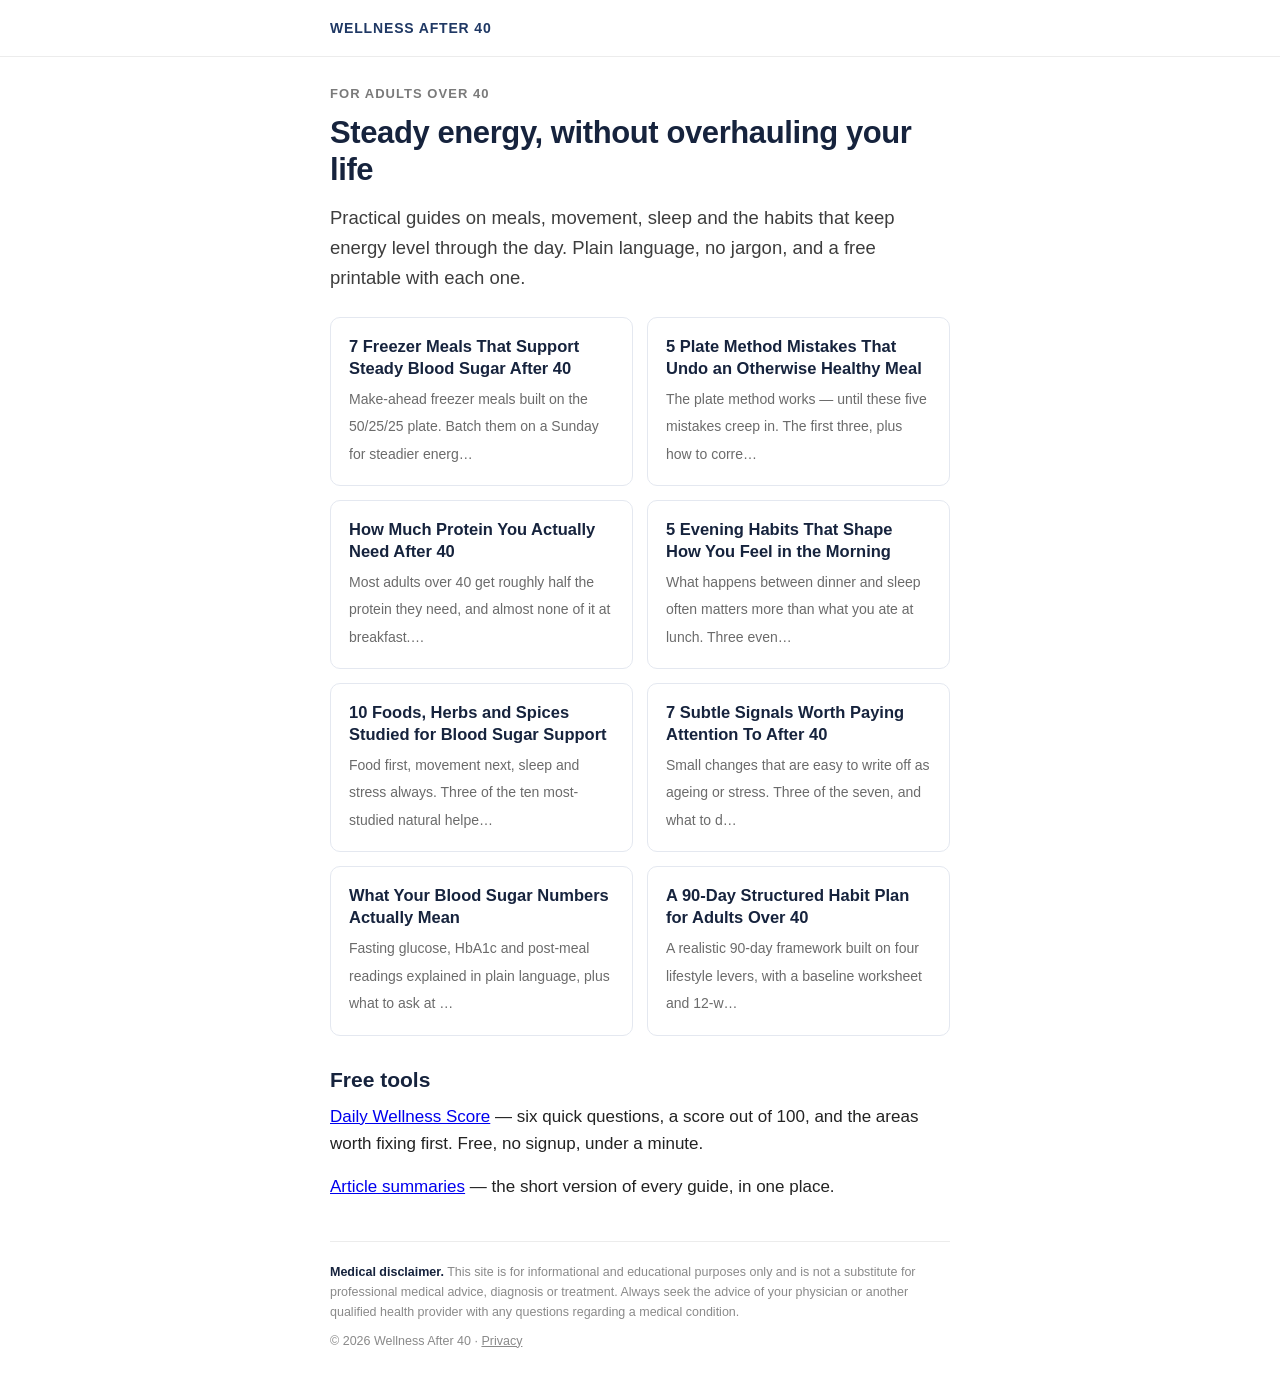
<file: index.html>
<!DOCTYPE html>
<html lang="en">
<head>
<meta charset="utf-8">
<meta name="viewport" content="width=device-width, initial-scale=1">
<title>Wellness After 40 &mdash; Simple Blood Sugar and Energy Guides</title>
<meta name="description" content="Practical, plain-language guides on meals, movement, sleep and steady energy for adults over 40. Free printables, no jargon.">
<link rel="canonical" href="https://optimagain.net/">
<meta property="og:title" content="Wellness After 40">
<meta property="og:description" content="Practical guides on meals, movement, sleep and steady energy for adults over 40.">
<meta property="og:type" content="website">
<meta property="og:url" content="https://optimagain.net/">
<link rel="stylesheet" href="/assets/style.css">
</head>
<body data-page="home">

<header>
  <div class="wrap"><a class="brand" href="/">Wellness After 40</a></div>
</header>

<div class="wrap">
  <p class="eyebrow">For adults over 40</p>
  <h1>Steady energy, without overhauling your life</h1>
  <p class="lede">Practical guides on meals, movement, sleep and the habits that keep energy
  level through the day. Plain language, no jargon, and a free printable with each one.</p>

  <div class="grid">
    <a class="card" href="/freezer-meals-blood-sugar/"><b>7 Freezer Meals That Support Steady Blood Sugar After 40</b><span>Make-ahead freezer meals built on the 50/25/25 plate. Batch them on a Sunday for steadier energ&hellip;</span></a>
    <a class="card" href="/plate-method-mistakes/"><b>5 Plate Method Mistakes That Undo an Otherwise Healthy Meal</b><span>The plate method works — until these five mistakes creep in. The first three, plus how to corre&hellip;</span></a>
    <a class="card" href="/protein-after-40/"><b>How Much Protein You Actually Need After 40</b><span>Most adults over 40 get roughly half the protein they need, and almost none of it at breakfast.&hellip;</span></a>
    <a class="card" href="/evening-routine-blood-sugar/"><b>5 Evening Habits That Shape How You Feel in the Morning</b><span>What happens between dinner and sleep often matters more than what you ate at lunch. Three even&hellip;</span></a>
    <a class="card" href="/natural-blood-sugar-helpers/"><b>10 Foods, Herbs and Spices Studied for Blood Sugar Support</b><span>Food first, movement next, sleep and stress always. Three of the ten most-studied natural helpe&hellip;</span></a>
    <a class="card" href="/early-awareness-after-40/"><b>7 Subtle Signals Worth Paying Attention To After 40</b><span>Small changes that are easy to write off as ageing or stress. Three of the seven, and what to d&hellip;</span></a>
    <a class="card" href="/blood-sugar-numbers/"><b>What Your Blood Sugar Numbers Actually Mean</b><span>Fasting glucose, HbA1c and post-meal readings explained in plain language, plus what to ask at &hellip;</span></a>
    <a class="card" href="/90-day-habit-plan/"><b>A 90-Day Structured Habit Plan for Adults Over 40</b><span>A realistic 90-day framework built on four lifestyle levers, with a baseline worksheet and 12-w&hellip;</span></a>
  </div>

  <h2>Free tools</h2>
  <p><a href="/wellness-score/">Daily Wellness Score</a> &mdash; six quick questions, a score out
  of 100, and the areas worth fixing first. Free, no signup, under a minute.</p>
  <p><a href="/wellness-after-40-summaries/">Article summaries</a> &mdash; the short version of
  every guide, in one place.</p>

  <footer>
    <p><strong>Medical disclaimer.</strong> This site is for informational and educational
    purposes only and is not a substitute for professional medical advice, diagnosis or
    treatment. Always seek the advice of your physician or another qualified health provider
    with any questions regarding a medical condition.</p>
    <p>&copy; <span data-year></span> Wellness After 40 &middot; <a href="/privacy/">Privacy</a></p>
  </footer>
</div>
<script src="/assets/site.js"></script>
</body>
</html>
</file>
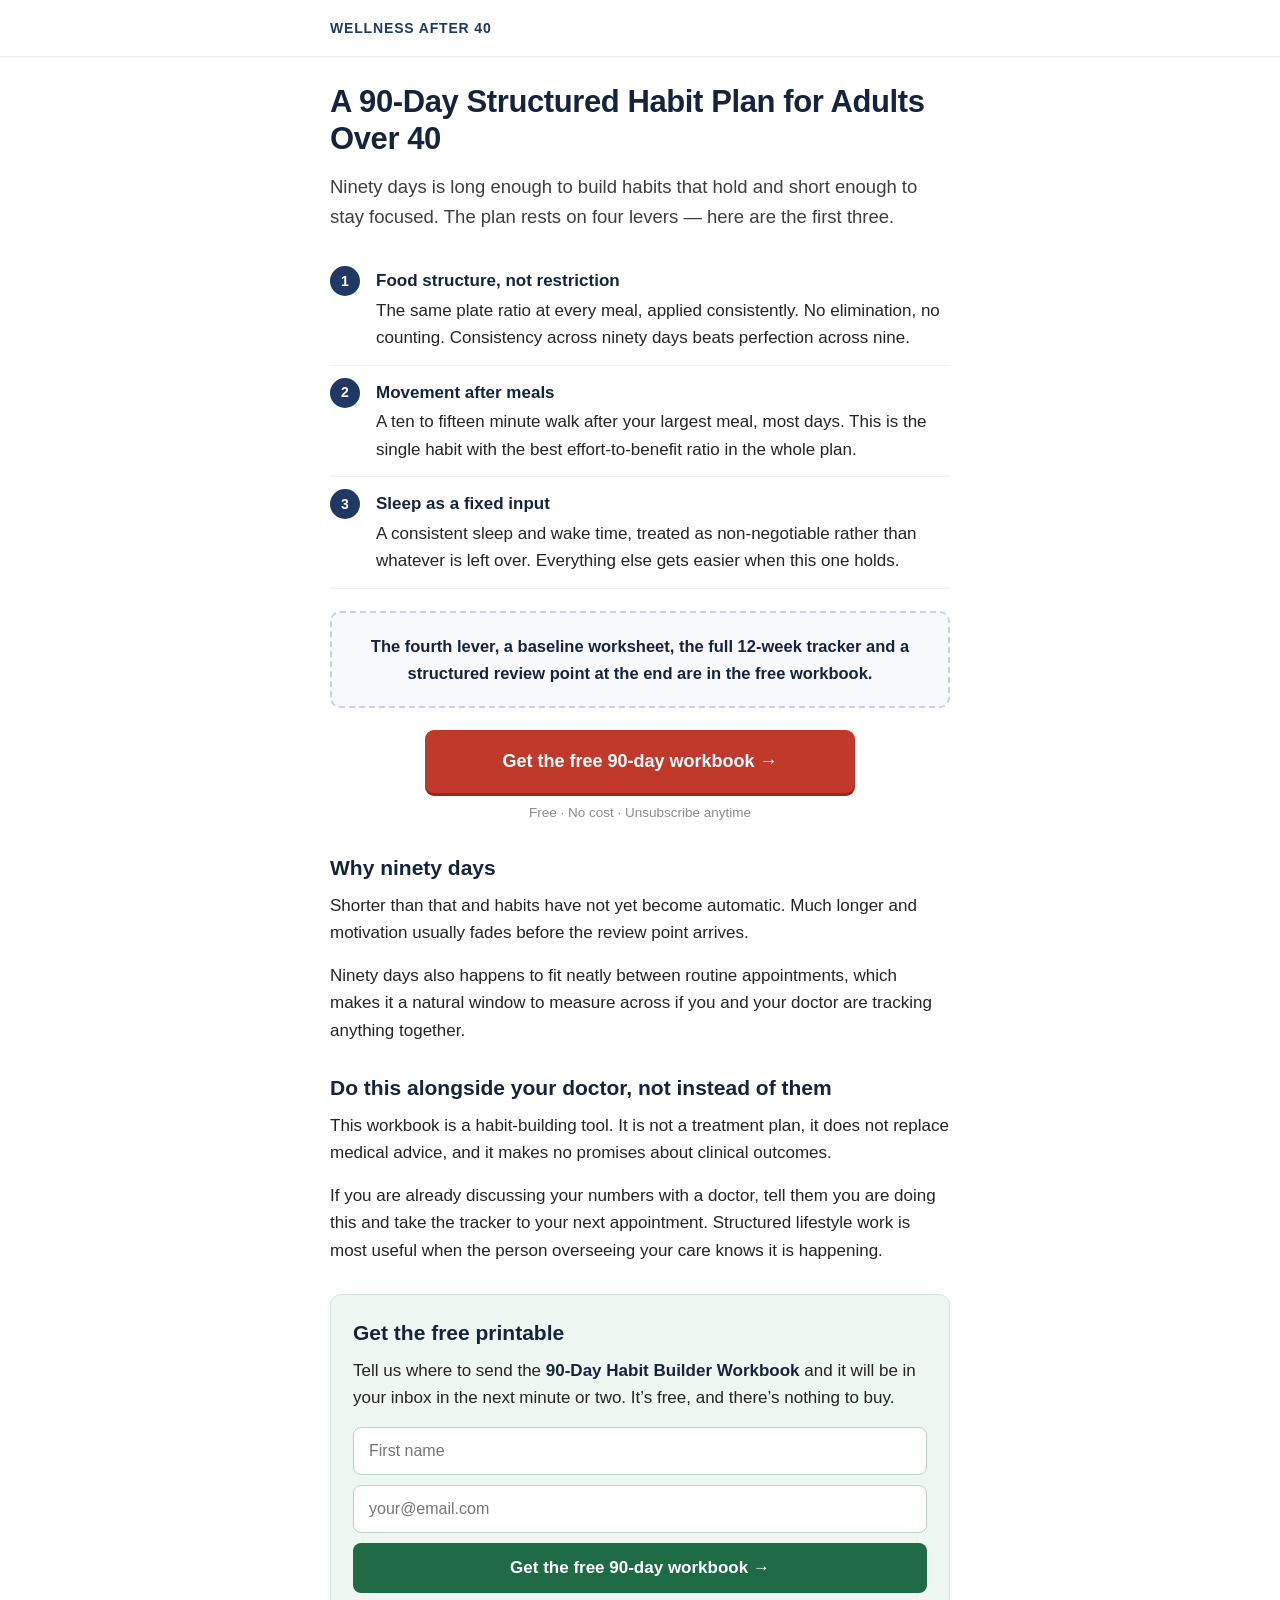
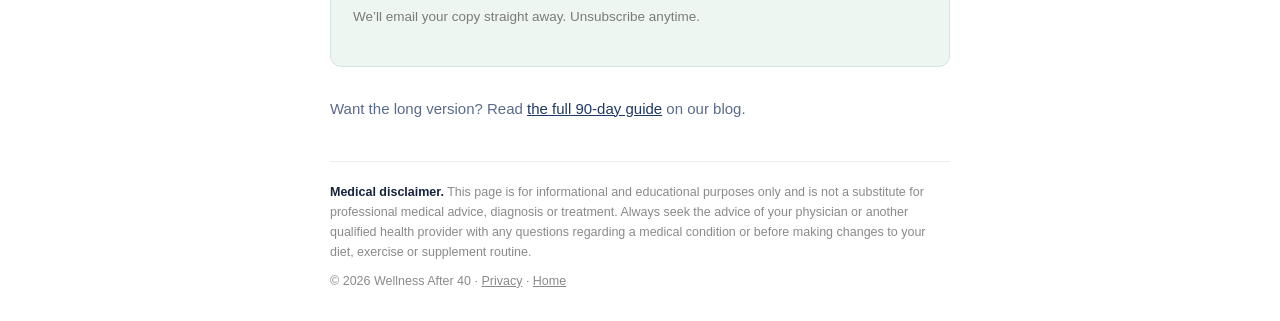
<file: 90-day-habit-plan/index.html>
<!DOCTYPE html>
<html lang="en">
<head>
<meta charset="utf-8">
<meta name="viewport" content="width=device-width, initial-scale=1">
<title>A 90-Day Structured Habit Plan for Adults Over 40</title>
<meta name="description" content="A realistic 90-day framework built on four lifestyle levers, with a baseline worksheet and 12-week tracker.">
<link rel="canonical" href="https://optimagain.net/90-day-habit-plan/">
<meta property="og:title" content="A 90-Day Structured Habit Plan for Adults Over 40">
<meta property="og:description" content="A realistic 90-day framework built on four lifestyle levers, with a baseline worksheet and 12-week tracker.">
<meta property="og:type" content="article">
<meta property="og:url" content="https://optimagain.net/90-day-habit-plan/">
<meta property="og:site_name" content="Wellness After 40">
<link rel="stylesheet" href="/assets/style.css">
</head>
<body data-page="90-day-habit-plan">

<header>
  <div class="wrap"><a class="brand" href="/">Wellness After 40</a></div>
</header>

<div class="wrap">
  <h1>A 90-Day Structured Habit Plan for Adults Over 40</h1>
  <p class="lede">Ninety days is long enough to build habits that hold and short enough to stay focused. The plan rests on four levers — here are the first three.</p>
  <ol class="items">
    <li><b>Food structure, not restriction</b>The same plate ratio at every meal, applied consistently. No elimination, no counting. Consistency across ninety days beats perfection across nine.</li>
    <li><b>Movement after meals</b>A ten to fifteen minute walk after your largest meal, most days. This is the single habit with the best effort-to-benefit ratio in the whole plan.</li>
    <li><b>Sleep as a fixed input</b>A consistent sleep and wake time, treated as non-negotiable rather than whatever is left over. Everything else gets easier when this one holds.</li>
  </ol>
  <div class="locked"><p><strong>The fourth lever, a baseline worksheet, the full 12-week tracker and a structured review point at the end are in the free workbook.</strong></p></div>
  <div class="cta">
    <a class="btn" href="#get">Get the free 90-day workbook &rarr;</a>
    <span class="sub">Free &middot; No cost &middot; Unsubscribe anytime</span>
  </div>
  <h2>Why ninety days</h2>
  <p>Shorter than that and habits have not yet become automatic. Much longer and motivation usually fades before the review point arrives.</p>
  <p>Ninety days also happens to fit neatly between routine appointments, which makes it a natural window to measure across if you and your doctor are tracking anything together.</p>
  <h2>Do this alongside your doctor, not instead of them</h2>
  <p>This workbook is a habit-building tool. It is not a treatment plan, it does not replace medical advice, and it makes no promises about clinical outcomes.</p>
  <p>If you are already discussing your numbers with a doctor, tell them you are doing this and take the tracker to your next appointment. Structured lifestyle work is most useful when the person overseeing your care knows it is happening.</p>
  <div id="get"></div>

  <div class="optin">
    <h2>Get the free printable</h2>
    <p>Tell us where to send the <strong>90-Day Habit Builder Workbook</strong> and it will be in your inbox
    in the next minute or two. It&rsquo;s free, and there&rsquo;s nothing to buy.</p>
    <form data-optin data-magnet="90-day">
      <input type="text" name="name" placeholder="First name" autocomplete="given-name">
      <input type="email" name="email" placeholder="your@email.com" required autocomplete="email">
      <button type="submit">Get the free 90-day workbook &rarr;</button>
    </form>
    <p class="note">We&rsquo;ll email your copy straight away. Unsubscribe anytime.</p>
  </div>
  <p class="soft-link">Want the long version? Read
  <a href="https://wellnessafter40tips.blogspot.com/2026/04/what-to-try-before-blood-sugar.html">the full 90-day guide</a> on our blog.</p>

  <footer>
    <p><strong>Medical disclaimer.</strong> This page is for informational and educational
    purposes only and is not a substitute for professional medical advice, diagnosis or
    treatment. Always seek the advice of your physician or another qualified health provider
    with any questions regarding a medical condition or before making changes to your diet,
    exercise or supplement routine.</p>

    <p>&copy; <span data-year></span> Wellness After 40 &middot;
      <a href="/privacy/">Privacy</a> &middot;
      <a href="/">Home</a></p>
  </footer>

</div>
<script src="/assets/site.js"></script>
</body>
</html>
</file>
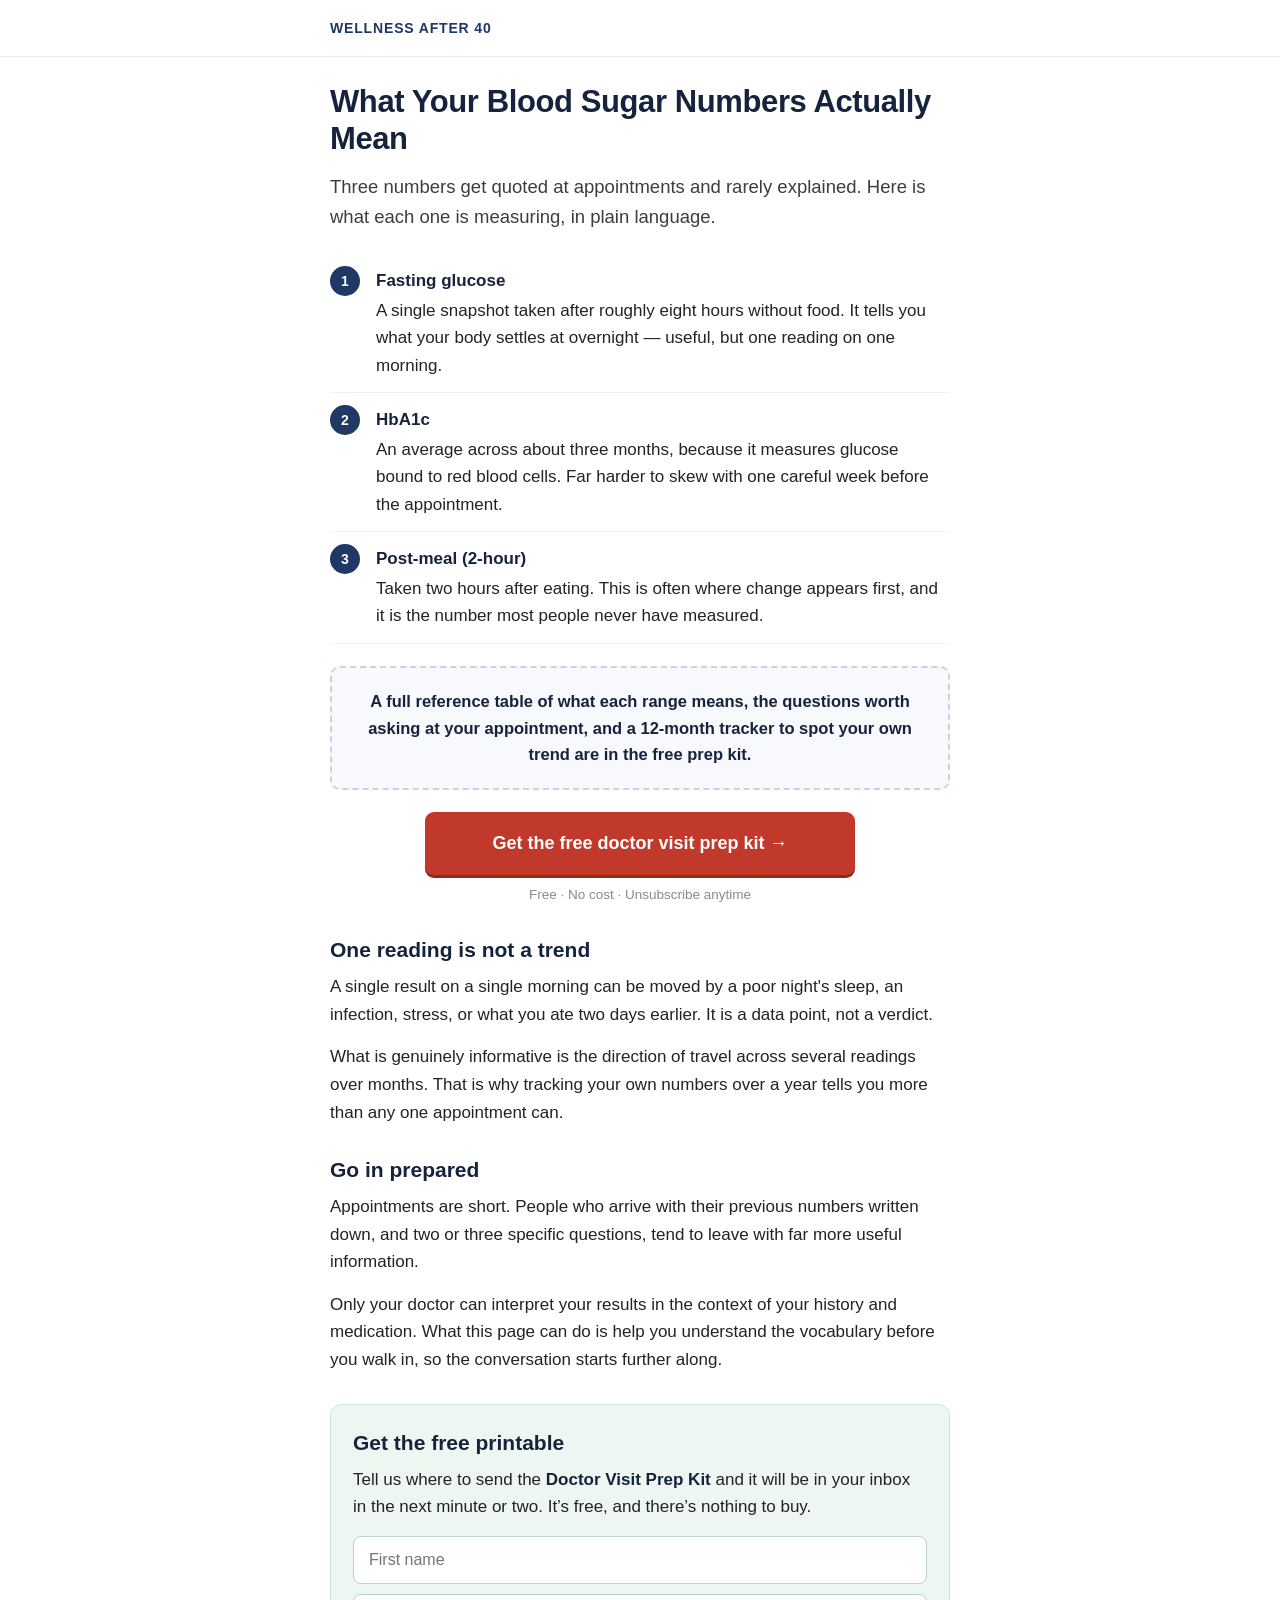
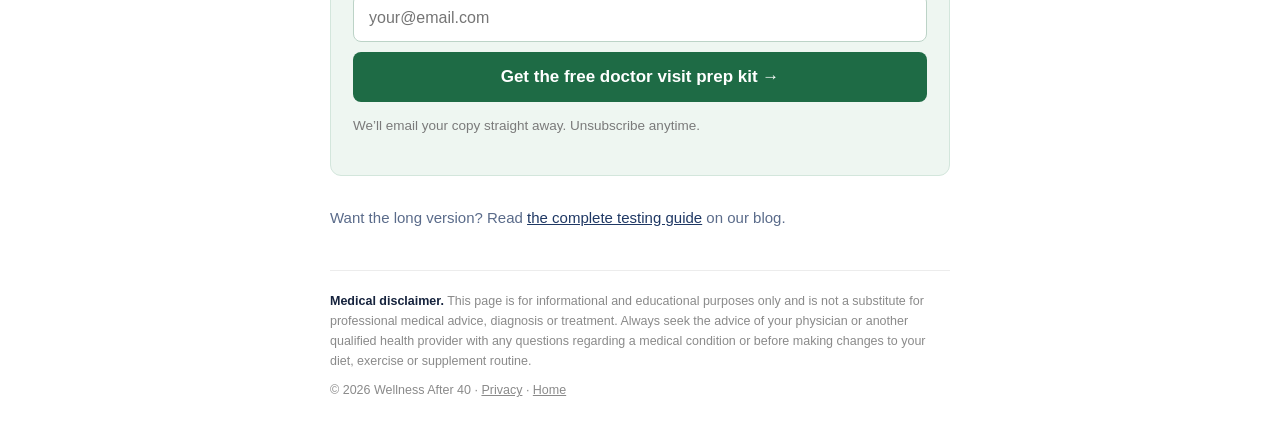
<file: blood-sugar-numbers/index.html>
<!DOCTYPE html>
<html lang="en">
<head>
<meta charset="utf-8">
<meta name="viewport" content="width=device-width, initial-scale=1">
<title>What Your Blood Sugar Numbers Actually Mean</title>
<meta name="description" content="Fasting glucose, HbA1c and post-meal readings explained in plain language, plus what to ask at your next appointment.">
<link rel="canonical" href="https://optimagain.net/blood-sugar-numbers/">
<meta property="og:title" content="What Your Blood Sugar Numbers Actually Mean">
<meta property="og:description" content="Fasting glucose, HbA1c and post-meal readings explained in plain language, plus what to ask at your next appointment.">
<meta property="og:type" content="article">
<meta property="og:url" content="https://optimagain.net/blood-sugar-numbers/">
<meta property="og:site_name" content="Wellness After 40">
<link rel="stylesheet" href="/assets/style.css">
</head>
<body data-page="blood-sugar-numbers">

<header>
  <div class="wrap"><a class="brand" href="/">Wellness After 40</a></div>
</header>

<div class="wrap">
  <h1>What Your Blood Sugar Numbers Actually Mean</h1>
  <p class="lede">Three numbers get quoted at appointments and rarely explained. Here is what each one is measuring, in plain language.</p>
  <ol class="items">
    <li><b>Fasting glucose</b>A single snapshot taken after roughly eight hours without food. It tells you what your body settles at overnight — useful, but one reading on one morning.</li>
    <li><b>HbA1c</b>An average across about three months, because it measures glucose bound to red blood cells. Far harder to skew with one careful week before the appointment.</li>
    <li><b>Post-meal (2-hour)</b>Taken two hours after eating. This is often where change appears first, and it is the number most people never have measured.</li>
  </ol>
  <div class="locked"><p><strong>A full reference table of what each range means, the questions worth asking at your appointment, and a 12-month tracker to spot your own trend are in the free prep kit.</strong></p></div>
  <div class="cta">
    <a class="btn" href="#get">Get the free doctor visit prep kit &rarr;</a>
    <span class="sub">Free &middot; No cost &middot; Unsubscribe anytime</span>
  </div>
  <h2>One reading is not a trend</h2>
  <p>A single result on a single morning can be moved by a poor night's sleep, an infection, stress, or what you ate two days earlier. It is a data point, not a verdict.</p>
  <p>What is genuinely informative is the direction of travel across several readings over months. That is why tracking your own numbers over a year tells you more than any one appointment can.</p>
  <h2>Go in prepared</h2>
  <p>Appointments are short. People who arrive with their previous numbers written down, and two or three specific questions, tend to leave with far more useful information.</p>
  <p>Only your doctor can interpret your results in the context of your history and medication. What this page can do is help you understand the vocabulary before you walk in, so the conversation starts further along.</p>
  <div id="get"></div>

  <div class="optin">
    <h2>Get the free printable</h2>
    <p>Tell us where to send the <strong>Doctor Visit Prep Kit</strong> and it will be in your inbox
    in the next minute or two. It&rsquo;s free, and there&rsquo;s nothing to buy.</p>
    <form data-optin data-magnet="numbers">
      <input type="text" name="name" placeholder="First name" autocomplete="given-name">
      <input type="email" name="email" placeholder="your@email.com" required autocomplete="email">
      <button type="submit">Get the free doctor visit prep kit &rarr;</button>
    </form>
    <p class="note">We&rsquo;ll email your copy straight away. Unsubscribe anytime.</p>
  </div>
  <p class="soft-link">Want the long version? Read
  <a href="https://wellnessafter40tips.blogspot.com/2026/04/blood-sugar-testing-guide-what-numbers.html">the complete testing guide</a> on our blog.</p>

  <footer>
    <p><strong>Medical disclaimer.</strong> This page is for informational and educational
    purposes only and is not a substitute for professional medical advice, diagnosis or
    treatment. Always seek the advice of your physician or another qualified health provider
    with any questions regarding a medical condition or before making changes to your diet,
    exercise or supplement routine.</p>

    <p>&copy; <span data-year></span> Wellness After 40 &middot;
      <a href="/privacy/">Privacy</a> &middot;
      <a href="/">Home</a></p>
  </footer>

</div>
<script src="/assets/site.js"></script>
</body>
</html>
</file>
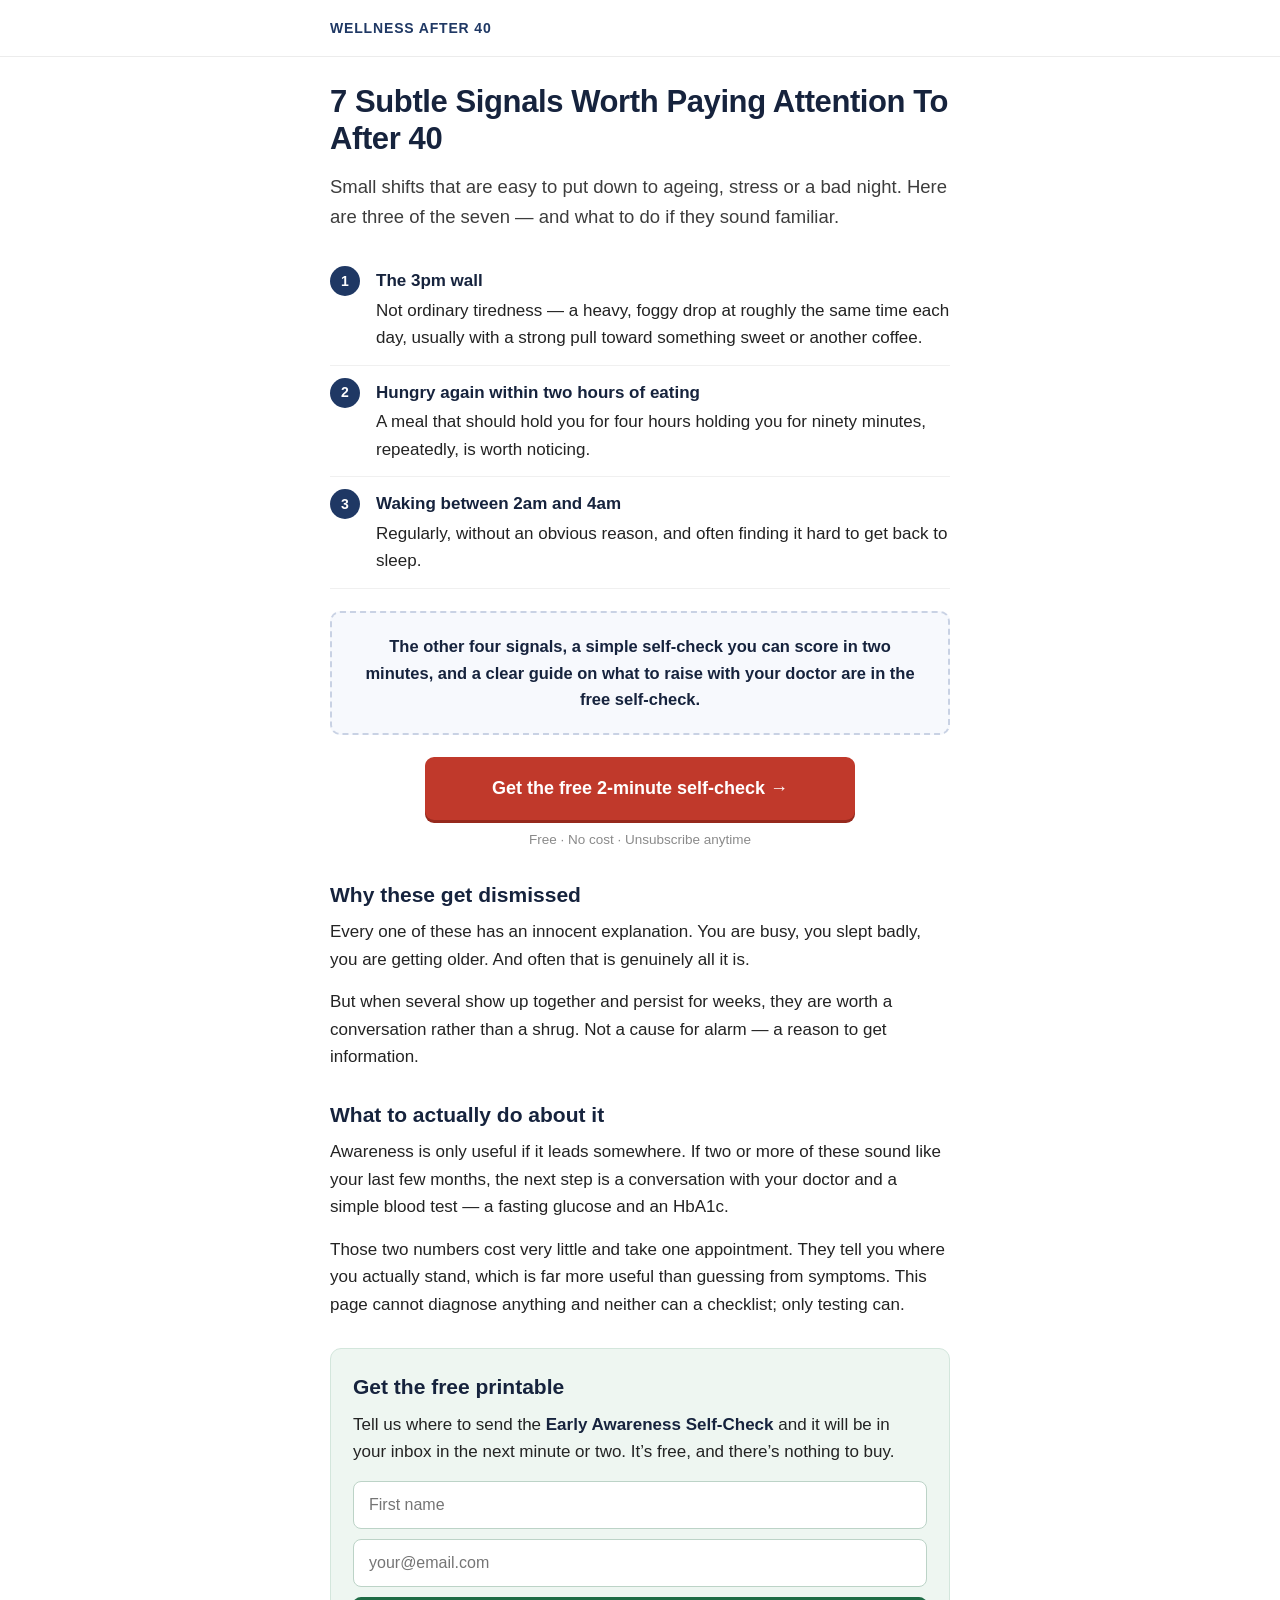
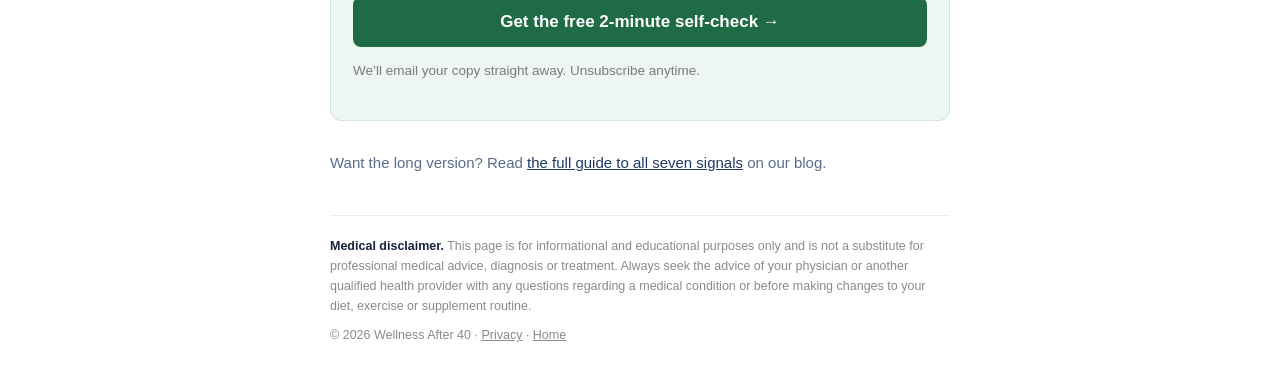
<file: early-awareness-after-40/index.html>
<!DOCTYPE html>
<html lang="en">
<head>
<meta charset="utf-8">
<meta name="viewport" content="width=device-width, initial-scale=1">
<title>7 Subtle Signals Worth Paying Attention To After 40</title>
<meta name="description" content="Small changes that are easy to write off as ageing or stress. Three of the seven, and what to do about them.">
<link rel="canonical" href="https://optimagain.net/early-awareness-after-40/">
<meta property="og:title" content="7 Subtle Signals Worth Paying Attention To After 40">
<meta property="og:description" content="Small changes that are easy to write off as ageing or stress. Three of the seven, and what to do about them.">
<meta property="og:type" content="article">
<meta property="og:url" content="https://optimagain.net/early-awareness-after-40/">
<meta property="og:site_name" content="Wellness After 40">
<link rel="stylesheet" href="/assets/style.css">
</head>
<body data-page="early-awareness-after-40">

<header>
  <div class="wrap"><a class="brand" href="/">Wellness After 40</a></div>
</header>

<div class="wrap">
  <h1>7 Subtle Signals Worth Paying Attention To After 40</h1>
  <p class="lede">Small shifts that are easy to put down to ageing, stress or a bad night. Here are three of the seven — and what to do if they sound familiar.</p>
  <ol class="items">
    <li><b>The 3pm wall</b>Not ordinary tiredness — a heavy, foggy drop at roughly the same time each day, usually with a strong pull toward something sweet or another coffee.</li>
    <li><b>Hungry again within two hours of eating</b>A meal that should hold you for four hours holding you for ninety minutes, repeatedly, is worth noticing.</li>
    <li><b>Waking between 2am and 4am</b>Regularly, without an obvious reason, and often finding it hard to get back to sleep.</li>
  </ol>
  <div class="locked"><p><strong>The other four signals, a simple self-check you can score in two minutes, and a clear guide on what to raise with your doctor are in the free self-check.</strong></p></div>
  <div class="cta">
    <a class="btn" href="#get">Get the free 2-minute self-check &rarr;</a>
    <span class="sub">Free &middot; No cost &middot; Unsubscribe anytime</span>
  </div>
  <h2>Why these get dismissed</h2>
  <p>Every one of these has an innocent explanation. You are busy, you slept badly, you are getting older. And often that is genuinely all it is.</p>
  <p>But when several show up together and persist for weeks, they are worth a conversation rather than a shrug. Not a cause for alarm — a reason to get information.</p>
  <h2>What to actually do about it</h2>
  <p>Awareness is only useful if it leads somewhere. If two or more of these sound like your last few months, the next step is a conversation with your doctor and a simple blood test — a fasting glucose and an HbA1c.</p>
  <p>Those two numbers cost very little and take one appointment. They tell you where you actually stand, which is far more useful than guessing from symptoms. This page cannot diagnose anything and neither can a checklist; only testing can.</p>
  <div id="get"></div>

  <div class="optin">
    <h2>Get the free printable</h2>
    <p>Tell us where to send the <strong>Early Awareness Self-Check</strong> and it will be in your inbox
    in the next minute or two. It&rsquo;s free, and there&rsquo;s nothing to buy.</p>
    <form data-optin data-magnet="early-signs">
      <input type="text" name="name" placeholder="First name" autocomplete="given-name">
      <input type="email" name="email" placeholder="your@email.com" required autocomplete="email">
      <button type="submit">Get the free 2-minute self-check &rarr;</button>
    </form>
    <p class="note">We&rsquo;ll email your copy straight away. Unsubscribe anytime.</p>
  </div>
  <p class="soft-link">Want the long version? Read
  <a href="https://wellnessafter40tips.blogspot.com/2026/04/7-silent-blood-sugar-warning-signs-most.html">the full guide to all seven signals</a> on our blog.</p>

  <footer>
    <p><strong>Medical disclaimer.</strong> This page is for informational and educational
    purposes only and is not a substitute for professional medical advice, diagnosis or
    treatment. Always seek the advice of your physician or another qualified health provider
    with any questions regarding a medical condition or before making changes to your diet,
    exercise or supplement routine.</p>

    <p>&copy; <span data-year></span> Wellness After 40 &middot;
      <a href="/privacy/">Privacy</a> &middot;
      <a href="/">Home</a></p>
  </footer>

</div>
<script src="/assets/site.js"></script>
</body>
</html>
</file>
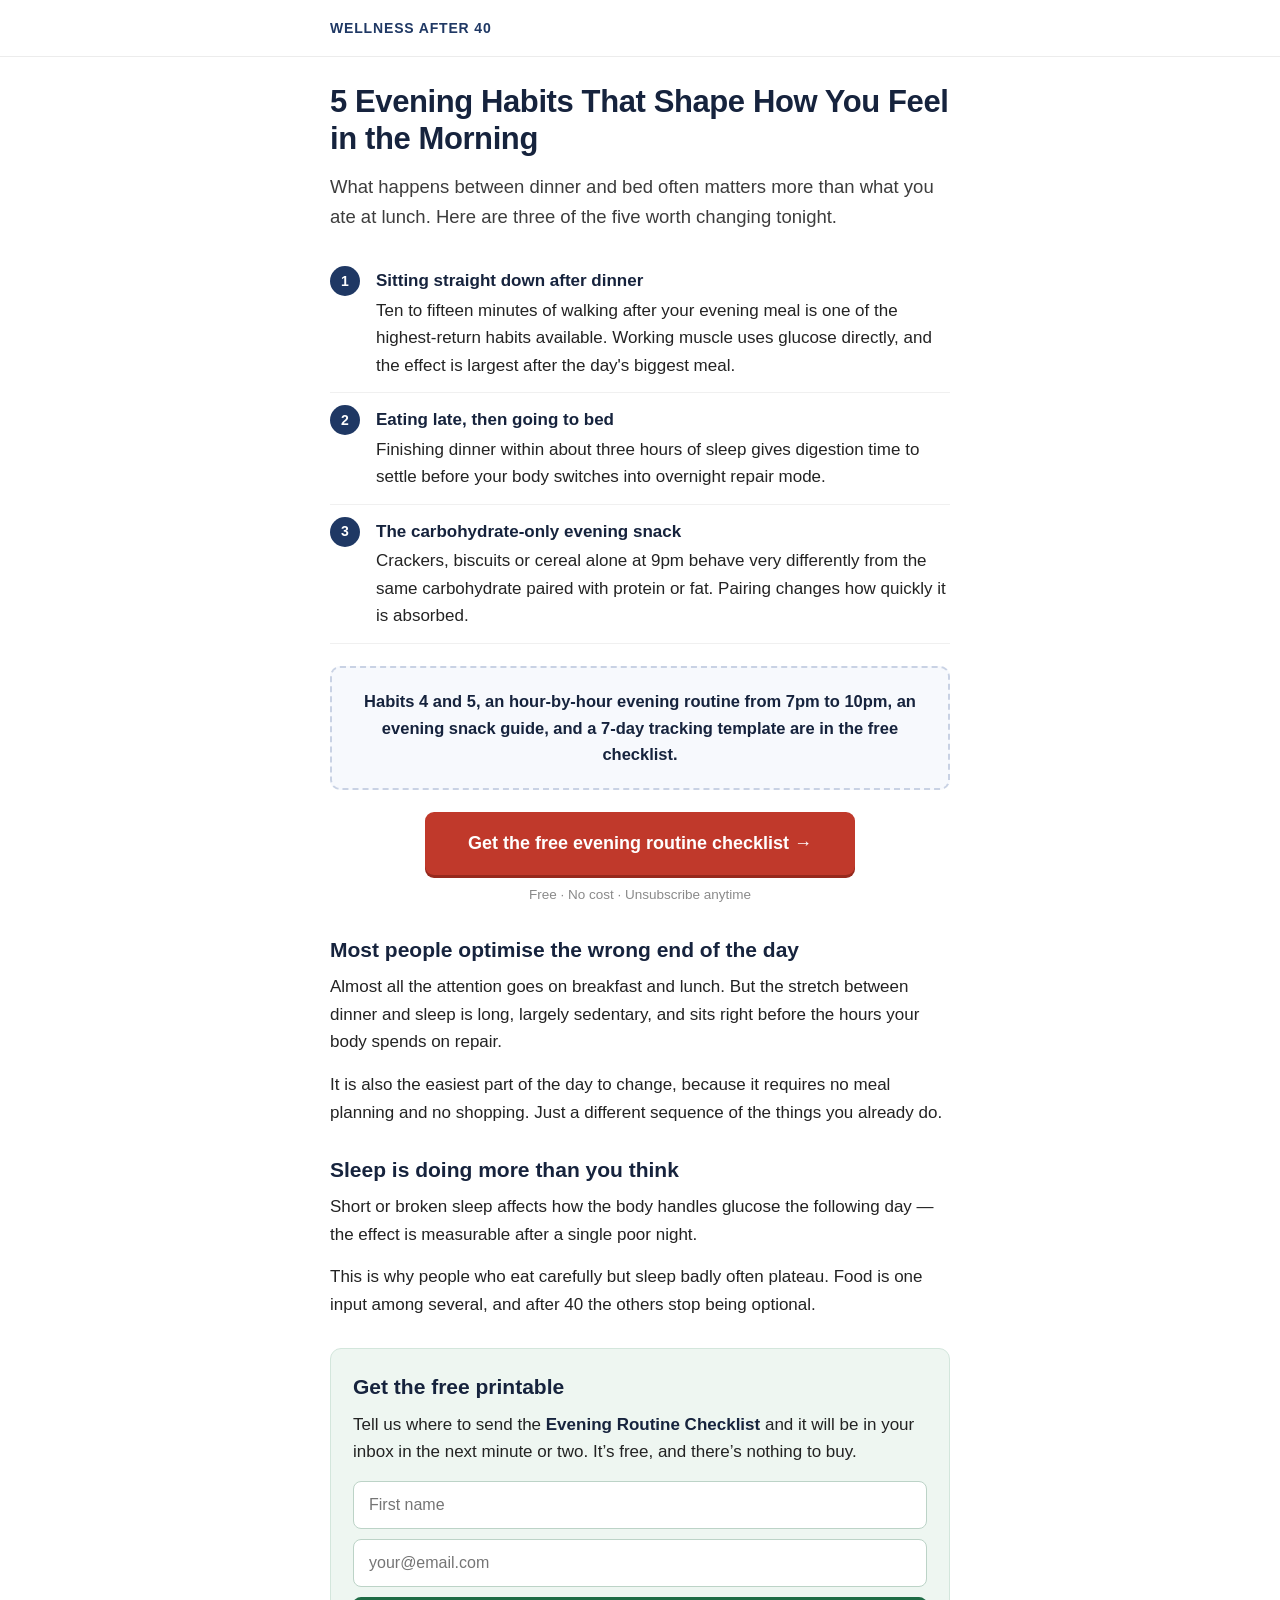
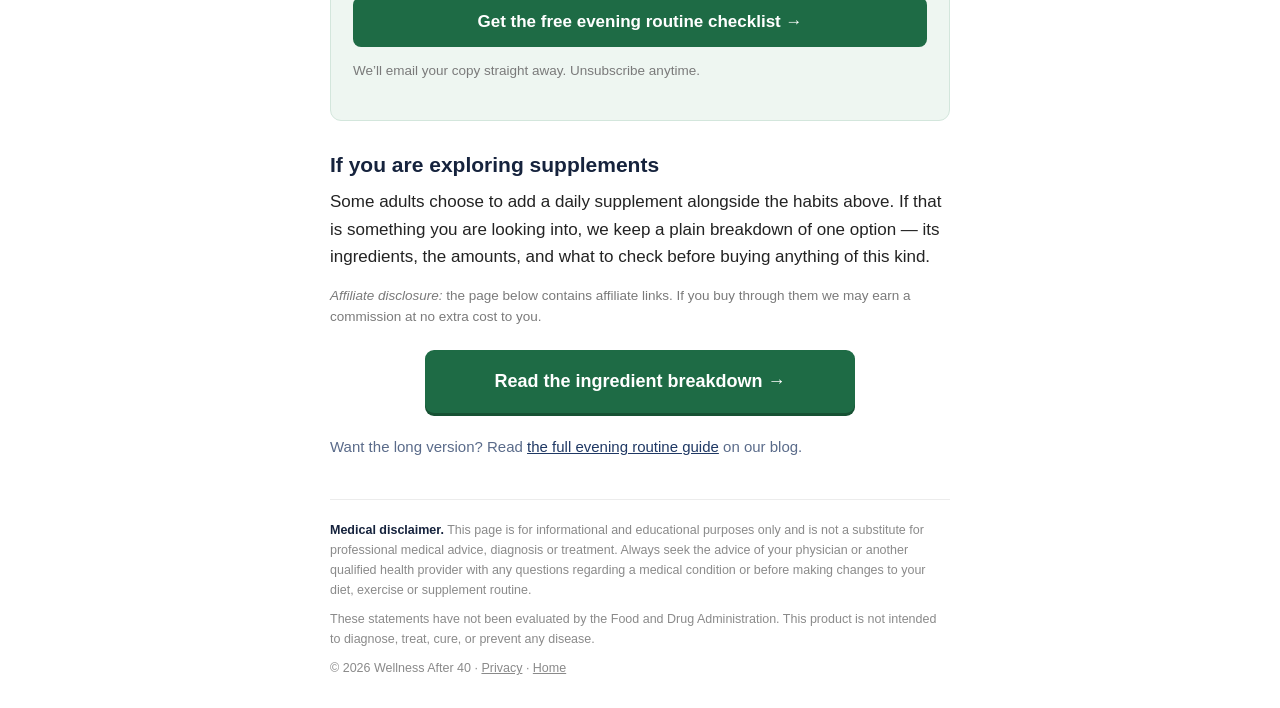
<file: evening-routine-blood-sugar/index.html>
<!DOCTYPE html>
<html lang="en">
<head>
<meta charset="utf-8">
<meta name="viewport" content="width=device-width, initial-scale=1">
<title>5 Evening Habits That Shape Your Morning Energy</title>
<meta name="description" content="What happens between dinner and sleep often matters more than what you ate at lunch. Three evening habits worth changing tonight.">
<link rel="canonical" href="https://optimagain.net/evening-routine-blood-sugar/">
<meta property="og:title" content="5 Evening Habits That Shape Your Morning Energy">
<meta property="og:description" content="What happens between dinner and sleep often matters more than what you ate at lunch. Three evening habits worth changing tonight.">
<meta property="og:type" content="article">
<meta property="og:url" content="https://optimagain.net/evening-routine-blood-sugar/">
<meta property="og:site_name" content="Wellness After 40">
<link rel="stylesheet" href="/assets/style.css">
</head>
<body data-page="evening-routine-blood-sugar">

<header>
  <div class="wrap"><a class="brand" href="/">Wellness After 40</a></div>
</header>

<div class="wrap">
  <h1>5 Evening Habits That Shape How You Feel in the Morning</h1>
  <p class="lede">What happens between dinner and bed often matters more than what you ate at lunch. Here are three of the five worth changing tonight.</p>
  <ol class="items">
    <li><b>Sitting straight down after dinner</b>Ten to fifteen minutes of walking after your evening meal is one of the highest-return habits available. Working muscle uses glucose directly, and the effect is largest after the day's biggest meal.</li>
    <li><b>Eating late, then going to bed</b>Finishing dinner within about three hours of sleep gives digestion time to settle before your body switches into overnight repair mode.</li>
    <li><b>The carbohydrate-only evening snack</b>Crackers, biscuits or cereal alone at 9pm behave very differently from the same carbohydrate paired with protein or fat. Pairing changes how quickly it is absorbed.</li>
  </ol>
  <div class="locked"><p><strong>Habits 4 and 5, an hour-by-hour evening routine from 7pm to 10pm, an evening snack guide, and a 7-day tracking template are in the free checklist.</strong></p></div>
  <div class="cta">
    <a class="btn" href="#get">Get the free evening routine checklist &rarr;</a>
    <span class="sub">Free &middot; No cost &middot; Unsubscribe anytime</span>
  </div>
  <h2>Most people optimise the wrong end of the day</h2>
  <p>Almost all the attention goes on breakfast and lunch. But the stretch between dinner and sleep is long, largely sedentary, and sits right before the hours your body spends on repair.</p>
  <p>It is also the easiest part of the day to change, because it requires no meal planning and no shopping. Just a different sequence of the things you already do.</p>
  <h2>Sleep is doing more than you think</h2>
  <p>Short or broken sleep affects how the body handles glucose the following day — the effect is measurable after a single poor night.</p>
  <p>This is why people who eat carefully but sleep badly often plateau. Food is one input among several, and after 40 the others stop being optional.</p>
  <div id="get"></div>

  <div class="optin">
    <h2>Get the free printable</h2>
    <p>Tell us where to send the <strong>Evening Routine Checklist</strong> and it will be in your inbox
    in the next minute or two. It&rsquo;s free, and there&rsquo;s nothing to buy.</p>
    <form data-optin data-magnet="evening">
      <input type="text" name="name" placeholder="First name" autocomplete="given-name">
      <input type="email" name="email" placeholder="your@email.com" required autocomplete="email">
      <button type="submit">Get the free evening routine checklist &rarr;</button>
    </form>
    <p class="note">We&rsquo;ll email your copy straight away. Unsubscribe anytime.</p>
  </div>

  <h2>If you are exploring supplements</h2>
  <p>Some adults choose to add a daily supplement alongside the habits above. If that is
  something you are looking into, we keep a plain breakdown of one option — its ingredients,
  the amounts, and what to check before buying anything of this kind.</p>
  <p class="note"><em>Affiliate disclosure:</em> the page below contains affiliate links. If you
  buy through them we may earn a commission at no extra cost to you.</p>
  <div class="cta">
    <a class="btn alt" href="/Wellness/" data-offer="bridge_secondary">Read the ingredient breakdown &rarr;</a>
  </div>
  <p class="soft-link">Want the long version? Read
  <a href="https://wellnessafter40tips.blogspot.com/2026/03/5-nighttime-mistakes-destroying-your.html">the full evening routine guide</a> on our blog.</p>

  <footer>
    <p><strong>Medical disclaimer.</strong> This page is for informational and educational
    purposes only and is not a substitute for professional medical advice, diagnosis or
    treatment. Always seek the advice of your physician or another qualified health provider
    with any questions regarding a medical condition or before making changes to your diet,
    exercise or supplement routine.</p>
    <p>These statements have not been evaluated by the Food and Drug Administration.
    This product is not intended to diagnose, treat, cure, or prevent any disease.</p>

    <p>&copy; <span data-year></span> Wellness After 40 &middot;
      <a href="/privacy/">Privacy</a> &middot;
      <a href="/">Home</a></p>
  </footer>

</div>
<script src="/assets/site.js"></script>
</body>
</html>
</file>
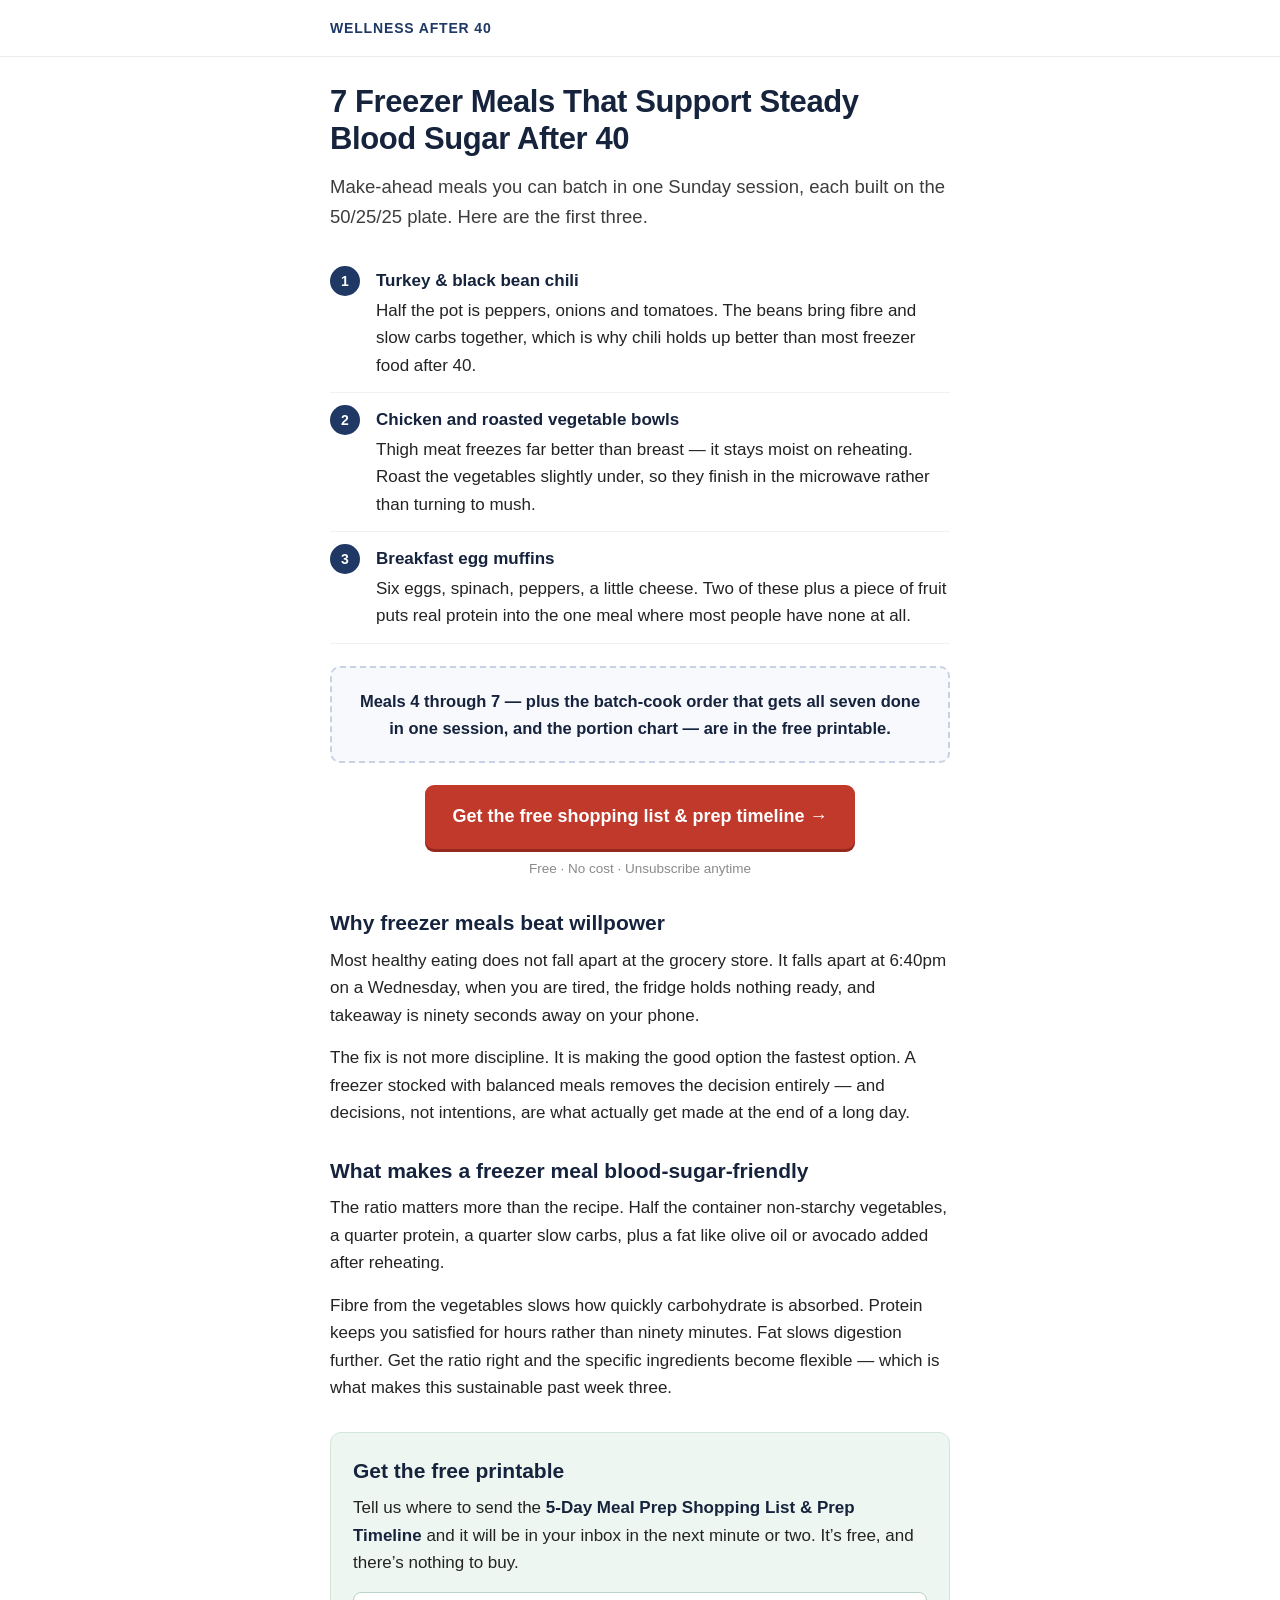
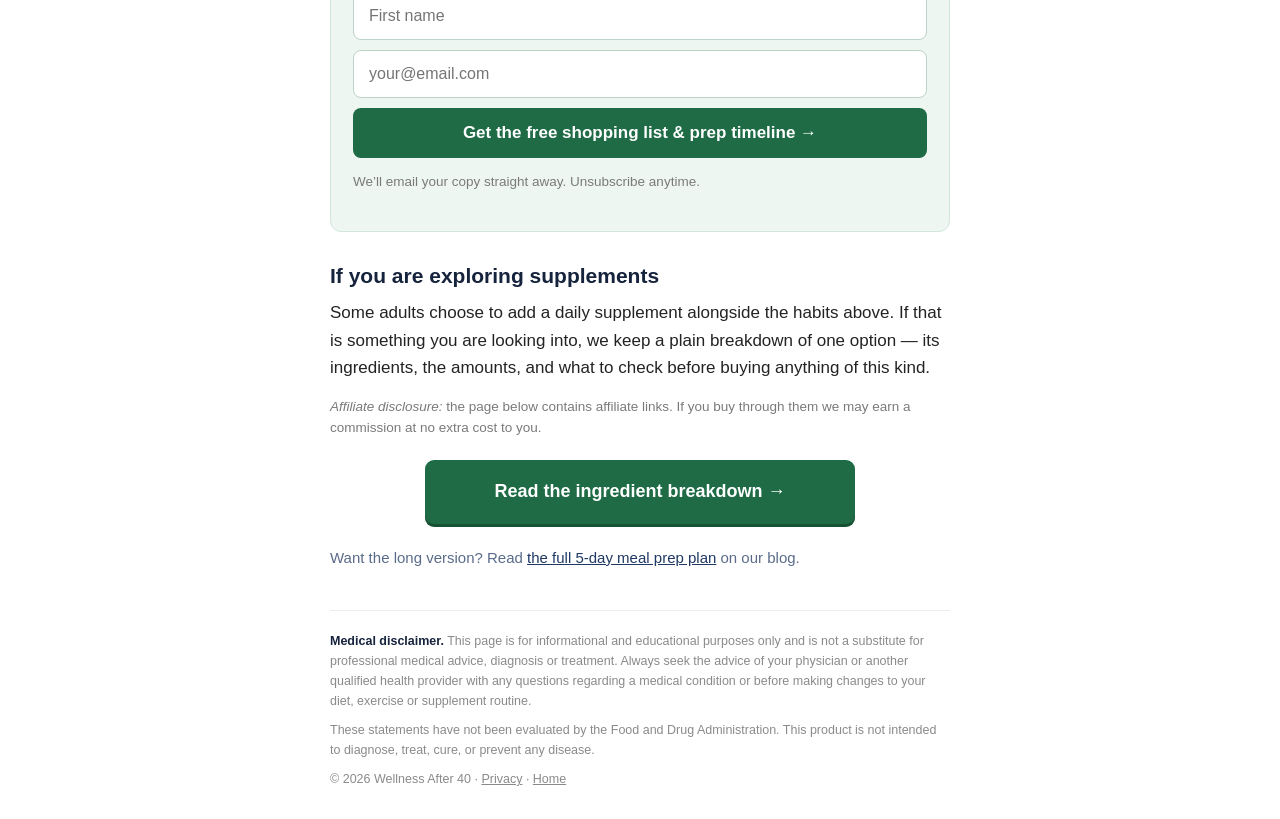
<file: freezer-meals-blood-sugar/index.html>
<!DOCTYPE html>
<html lang="en">
<head>
<meta charset="utf-8">
<meta name="viewport" content="width=device-width, initial-scale=1">
<title>7 Freezer Meals That Support Steady Blood Sugar After 40</title>
<meta name="description" content="Make-ahead freezer meals built on the 50/25/25 plate. Batch them on a Sunday for steadier energy through the week. First three below.">
<link rel="canonical" href="https://optimagain.net/freezer-meals-blood-sugar/">
<meta property="og:title" content="7 Freezer Meals That Support Steady Blood Sugar After 40">
<meta property="og:description" content="Make-ahead freezer meals built on the 50/25/25 plate. Batch them on a Sunday for steadier energy through the week. First three below.">
<meta property="og:type" content="article">
<meta property="og:url" content="https://optimagain.net/freezer-meals-blood-sugar/">
<meta property="og:site_name" content="Wellness After 40">
<link rel="stylesheet" href="/assets/style.css">
</head>
<body data-page="freezer-meals-blood-sugar">

<header>
  <div class="wrap"><a class="brand" href="/">Wellness After 40</a></div>
</header>

<div class="wrap">
  <h1>7 Freezer Meals That Support Steady Blood Sugar After 40</h1>
  <p class="lede">Make-ahead meals you can batch in one Sunday session, each built on the 50/25/25 plate. Here are the first three.</p>
  <ol class="items">
    <li><b>Turkey &amp; black bean chili</b>Half the pot is peppers, onions and tomatoes. The beans bring fibre and slow carbs together, which is why chili holds up better than most freezer food after 40.</li>
    <li><b>Chicken and roasted vegetable bowls</b>Thigh meat freezes far better than breast — it stays moist on reheating. Roast the vegetables slightly under, so they finish in the microwave rather than turning to mush.</li>
    <li><b>Breakfast egg muffins</b>Six eggs, spinach, peppers, a little cheese. Two of these plus a piece of fruit puts real protein into the one meal where most people have none at all.</li>
  </ol>
  <div class="locked"><p><strong>Meals 4 through 7 — plus the batch-cook order that gets all seven done in one session, and the portion chart — are in the free printable.</strong></p></div>
  <div class="cta">
    <a class="btn" href="#get">Get the free shopping list &amp; prep timeline &rarr;</a>
    <span class="sub">Free &middot; No cost &middot; Unsubscribe anytime</span>
  </div>
  <h2>Why freezer meals beat willpower</h2>
  <p>Most healthy eating does not fall apart at the grocery store. It falls apart at 6:40pm on a Wednesday, when you are tired, the fridge holds nothing ready, and takeaway is ninety seconds away on your phone.</p>
  <p>The fix is not more discipline. It is making the good option the fastest option. A freezer stocked with balanced meals removes the decision entirely — and decisions, not intentions, are what actually get made at the end of a long day.</p>
  <h2>What makes a freezer meal blood-sugar-friendly</h2>
  <p>The ratio matters more than the recipe. Half the container non-starchy vegetables, a quarter protein, a quarter slow carbs, plus a fat like olive oil or avocado added after reheating.</p>
  <p>Fibre from the vegetables slows how quickly carbohydrate is absorbed. Protein keeps you satisfied for hours rather than ninety minutes. Fat slows digestion further. Get the ratio right and the specific ingredients become flexible — which is what makes this sustainable past week three.</p>
  <div id="get"></div>

  <div class="optin">
    <h2>Get the free printable</h2>
    <p>Tell us where to send the <strong>5-Day Meal Prep Shopping List &amp; Prep Timeline</strong> and it will be in your inbox
    in the next minute or two. It&rsquo;s free, and there&rsquo;s nothing to buy.</p>
    <form data-optin data-magnet="meal-prep">
      <input type="text" name="name" placeholder="First name" autocomplete="given-name">
      <input type="email" name="email" placeholder="your@email.com" required autocomplete="email">
      <button type="submit">Get the free shopping list &amp; prep timeline &rarr;</button>
    </form>
    <p class="note">We&rsquo;ll email your copy straight away. Unsubscribe anytime.</p>
  </div>

  <h2>If you are exploring supplements</h2>
  <p>Some adults choose to add a daily supplement alongside the habits above. If that is
  something you are looking into, we keep a plain breakdown of one option — its ingredients,
  the amounts, and what to check before buying anything of this kind.</p>
  <p class="note"><em>Affiliate disclosure:</em> the page below contains affiliate links. If you
  buy through them we may earn a commission at no extra cost to you.</p>
  <div class="cta">
    <a class="btn alt" href="/Wellness/" data-offer="bridge_secondary">Read the ingredient breakdown &rarr;</a>
  </div>
  <p class="soft-link">Want the long version? Read
  <a href="https://wellnessafter40tips.blogspot.com/2026/03/5-day-blood-sugar-meal-prep-plan-for.html">the full 5-day meal prep plan</a> on our blog.</p>

  <footer>
    <p><strong>Medical disclaimer.</strong> This page is for informational and educational
    purposes only and is not a substitute for professional medical advice, diagnosis or
    treatment. Always seek the advice of your physician or another qualified health provider
    with any questions regarding a medical condition or before making changes to your diet,
    exercise or supplement routine.</p>
    <p>These statements have not been evaluated by the Food and Drug Administration.
    This product is not intended to diagnose, treat, cure, or prevent any disease.</p>

    <p>&copy; <span data-year></span> Wellness After 40 &middot;
      <a href="/privacy/">Privacy</a> &middot;
      <a href="/">Home</a></p>
  </footer>

</div>
<script src="/assets/site.js"></script>
</body>
</html>
</file>
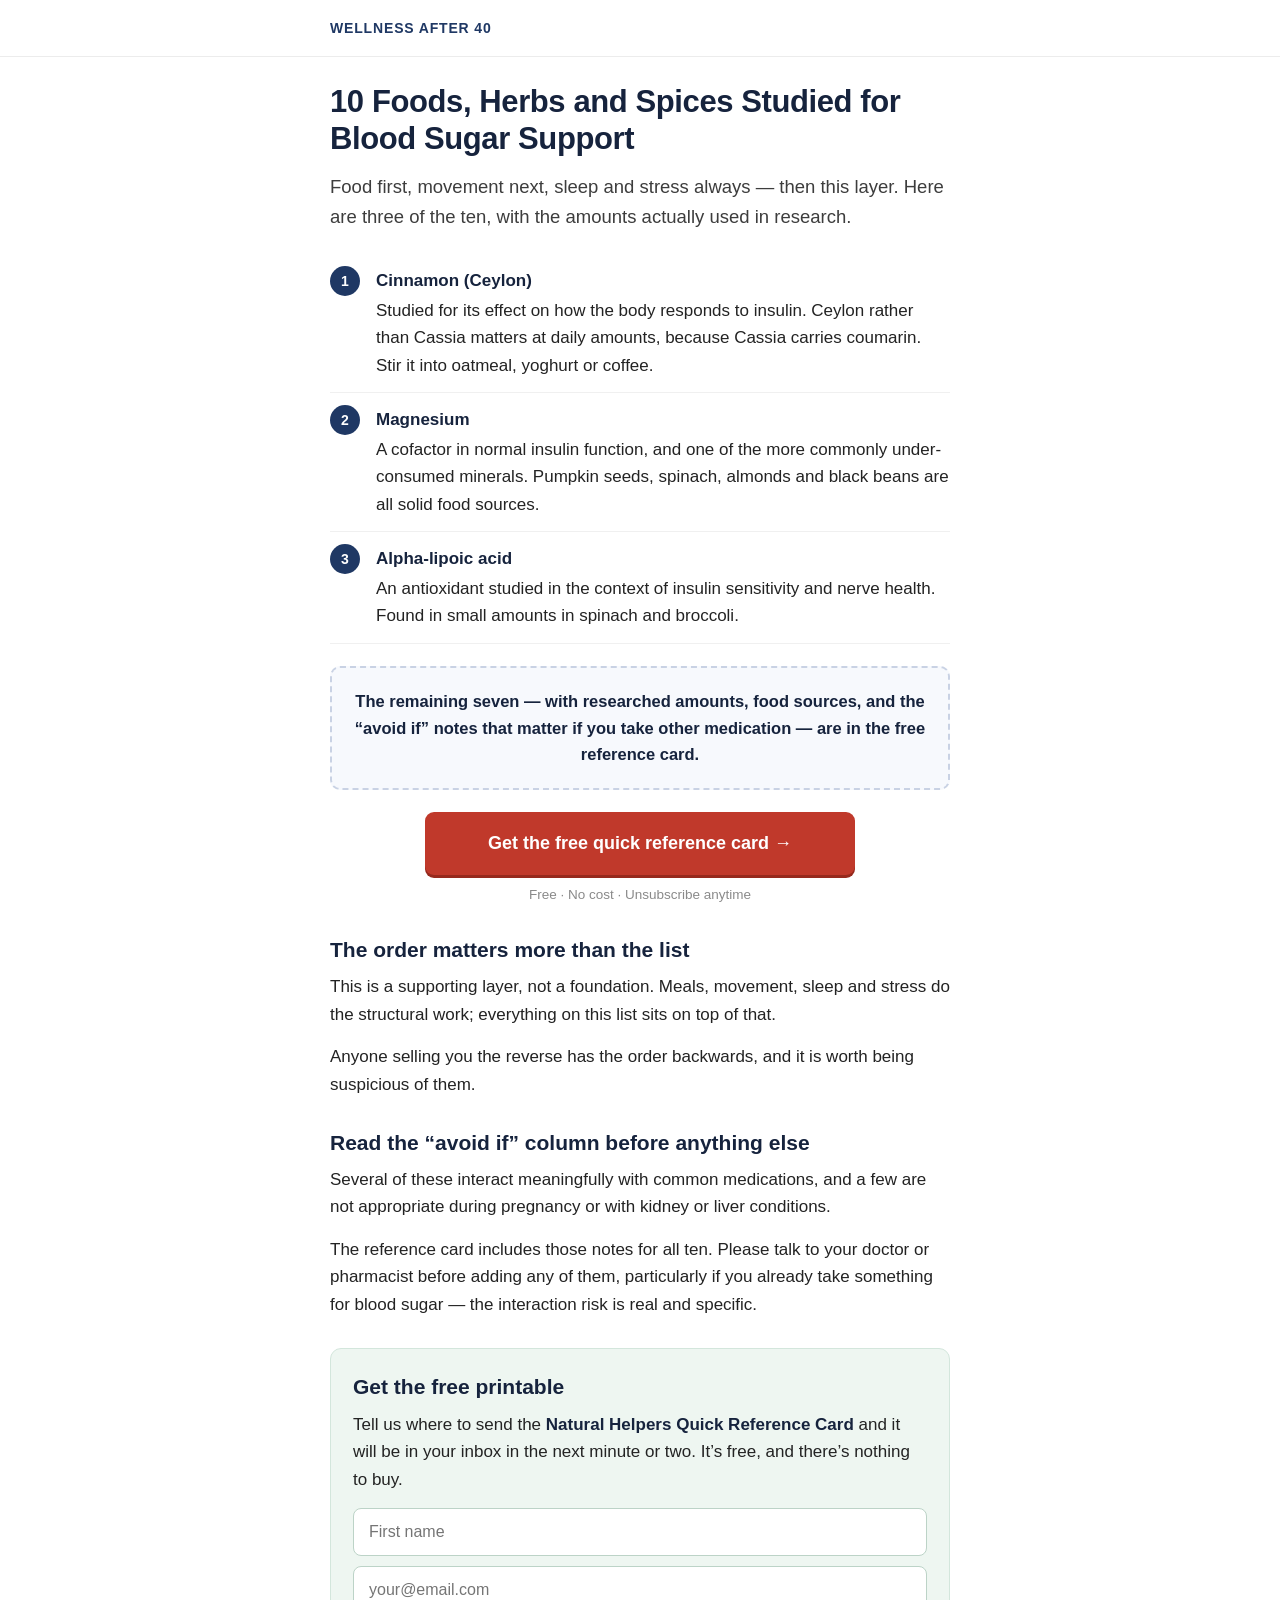
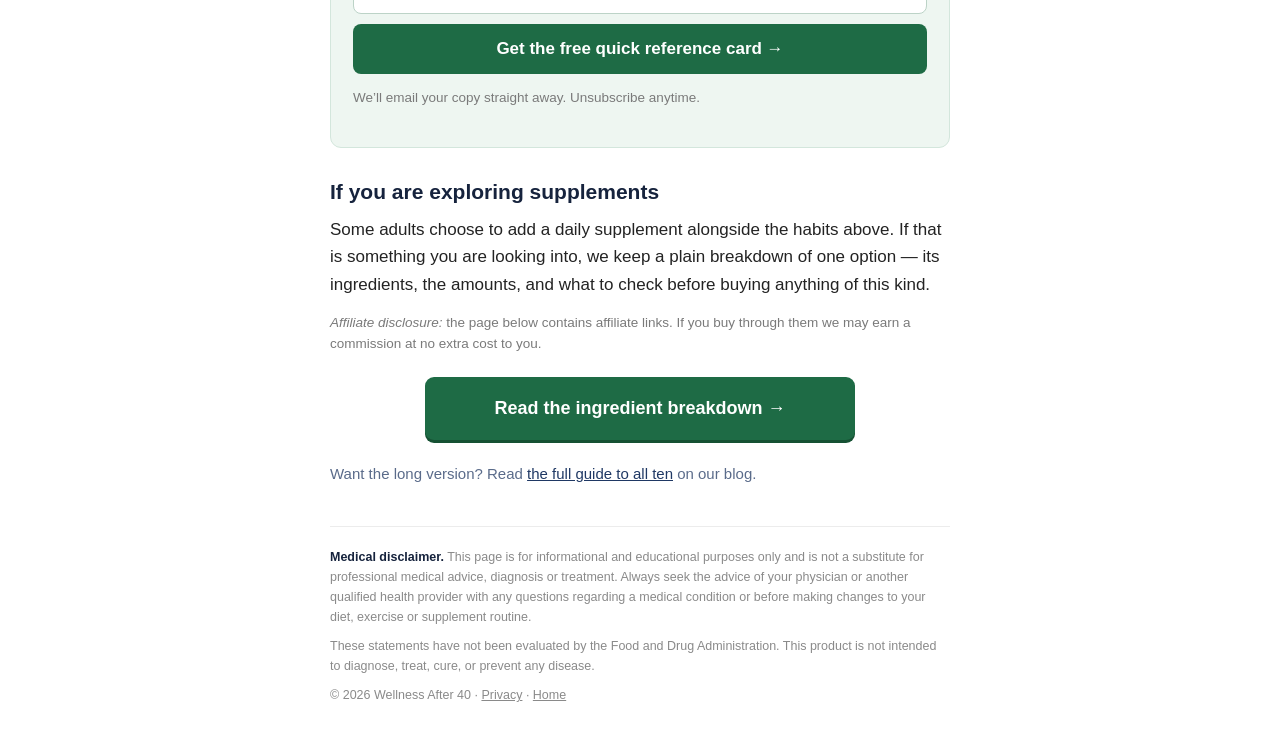
<file: natural-blood-sugar-helpers/index.html>
<!DOCTYPE html>
<html lang="en">
<head>
<meta charset="utf-8">
<meta name="viewport" content="width=device-width, initial-scale=1">
<title>10 Foods, Herbs and Spices Studied for Blood Sugar Support</title>
<meta name="description" content="Food first, movement next, sleep and stress always. Three of the ten most-studied natural helpers, with realistic amounts.">
<link rel="canonical" href="https://optimagain.net/natural-blood-sugar-helpers/">
<meta property="og:title" content="10 Foods, Herbs and Spices Studied for Blood Sugar Support">
<meta property="og:description" content="Food first, movement next, sleep and stress always. Three of the ten most-studied natural helpers, with realistic amounts.">
<meta property="og:type" content="article">
<meta property="og:url" content="https://optimagain.net/natural-blood-sugar-helpers/">
<meta property="og:site_name" content="Wellness After 40">
<link rel="stylesheet" href="/assets/style.css">
</head>
<body data-page="natural-blood-sugar-helpers">

<header>
  <div class="wrap"><a class="brand" href="/">Wellness After 40</a></div>
</header>

<div class="wrap">
  <h1>10 Foods, Herbs and Spices Studied for Blood Sugar Support</h1>
  <p class="lede">Food first, movement next, sleep and stress always — then this layer. Here are three of the ten, with the amounts actually used in research.</p>
  <ol class="items">
    <li><b>Cinnamon (Ceylon)</b>Studied for its effect on how the body responds to insulin. Ceylon rather than Cassia matters at daily amounts, because Cassia carries coumarin. Stir it into oatmeal, yoghurt or coffee.</li>
    <li><b>Magnesium</b>A cofactor in normal insulin function, and one of the more commonly under-consumed minerals. Pumpkin seeds, spinach, almonds and black beans are all solid food sources.</li>
    <li><b>Alpha-lipoic acid</b>An antioxidant studied in the context of insulin sensitivity and nerve health. Found in small amounts in spinach and broccoli.</li>
  </ol>
  <div class="locked"><p><strong>The remaining seven — with researched amounts, food sources, and the &ldquo;avoid if&rdquo; notes that matter if you take other medication — are in the free reference card.</strong></p></div>
  <div class="cta">
    <a class="btn" href="#get">Get the free quick reference card &rarr;</a>
    <span class="sub">Free &middot; No cost &middot; Unsubscribe anytime</span>
  </div>
  <h2>The order matters more than the list</h2>
  <p>This is a supporting layer, not a foundation. Meals, movement, sleep and stress do the structural work; everything on this list sits on top of that.</p>
  <p>Anyone selling you the reverse has the order backwards, and it is worth being suspicious of them.</p>
  <h2>Read the &ldquo;avoid if&rdquo; column before anything else</h2>
  <p>Several of these interact meaningfully with common medications, and a few are not appropriate during pregnancy or with kidney or liver conditions.</p>
  <p>The reference card includes those notes for all ten. Please talk to your doctor or pharmacist before adding any of them, particularly if you already take something for blood sugar — the interaction risk is real and specific.</p>
  <div id="get"></div>

  <div class="optin">
    <h2>Get the free printable</h2>
    <p>Tell us where to send the <strong>Natural Helpers Quick Reference Card</strong> and it will be in your inbox
    in the next minute or two. It&rsquo;s free, and there&rsquo;s nothing to buy.</p>
    <form data-optin data-magnet="natural-helpers">
      <input type="text" name="name" placeholder="First name" autocomplete="given-name">
      <input type="email" name="email" placeholder="your@email.com" required autocomplete="email">
      <button type="submit">Get the free quick reference card &rarr;</button>
    </form>
    <p class="note">We&rsquo;ll email your copy straight away. Unsubscribe anytime.</p>
  </div>

  <h2>If you are exploring supplements</h2>
  <p>Some adults choose to add a daily supplement alongside the habits above. If that is
  something you are looking into, we keep a plain breakdown of one option — its ingredients,
  the amounts, and what to check before buying anything of this kind.</p>
  <p class="note"><em>Affiliate disclosure:</em> the page below contains affiliate links. If you
  buy through them we may earn a commission at no extra cost to you.</p>
  <div class="cta">
    <a class="btn alt" href="/Wellness/" data-offer="bridge_secondary">Read the ingredient breakdown &rarr;</a>
  </div>
  <p class="soft-link">Want the long version? Read
  <a href="https://wellnessafter40tips.blogspot.com/2026/04/10-natural-blood-sugar-helpers-foods.html">the full guide to all ten</a> on our blog.</p>

  <footer>
    <p><strong>Medical disclaimer.</strong> This page is for informational and educational
    purposes only and is not a substitute for professional medical advice, diagnosis or
    treatment. Always seek the advice of your physician or another qualified health provider
    with any questions regarding a medical condition or before making changes to your diet,
    exercise or supplement routine.</p>
    <p>These statements have not been evaluated by the Food and Drug Administration.
    This product is not intended to diagnose, treat, cure, or prevent any disease.</p>

    <p>&copy; <span data-year></span> Wellness After 40 &middot;
      <a href="/privacy/">Privacy</a> &middot;
      <a href="/">Home</a></p>
  </footer>

</div>
<script src="/assets/site.js"></script>
</body>
</html>
</file>
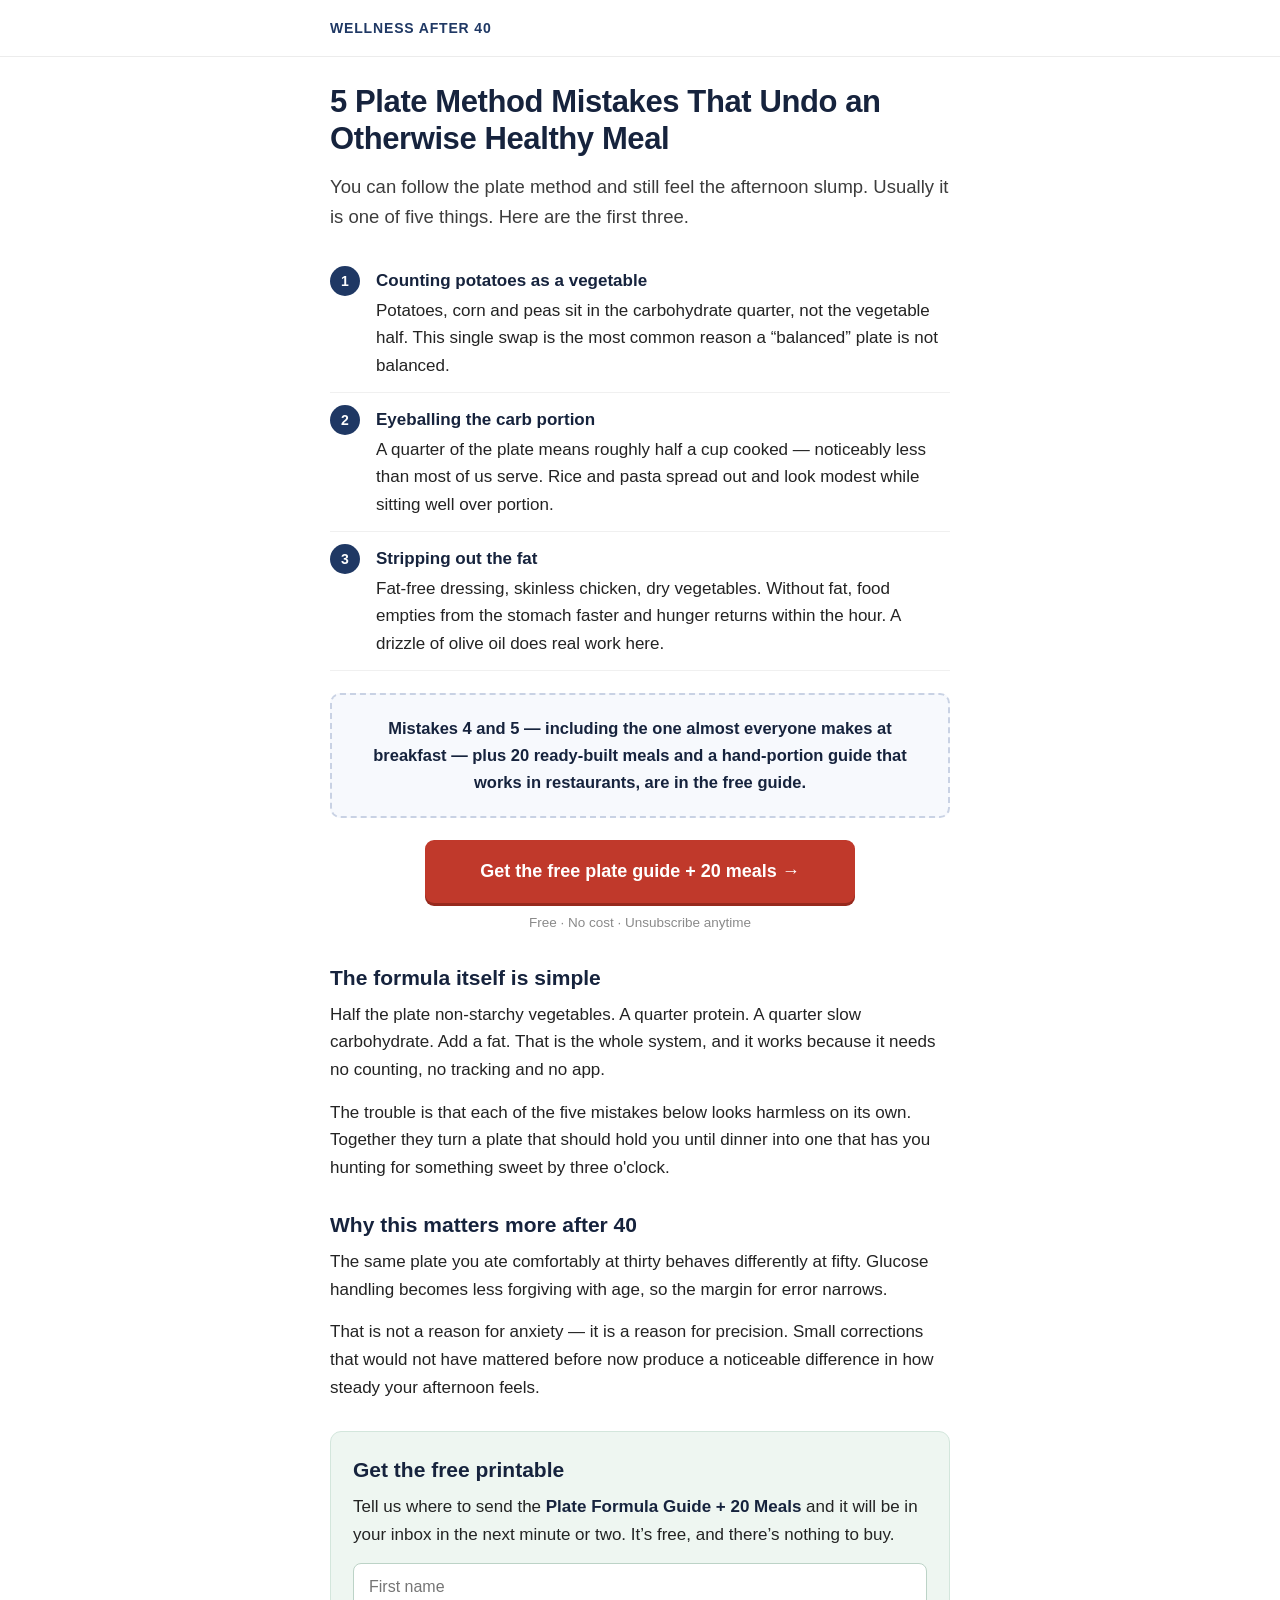
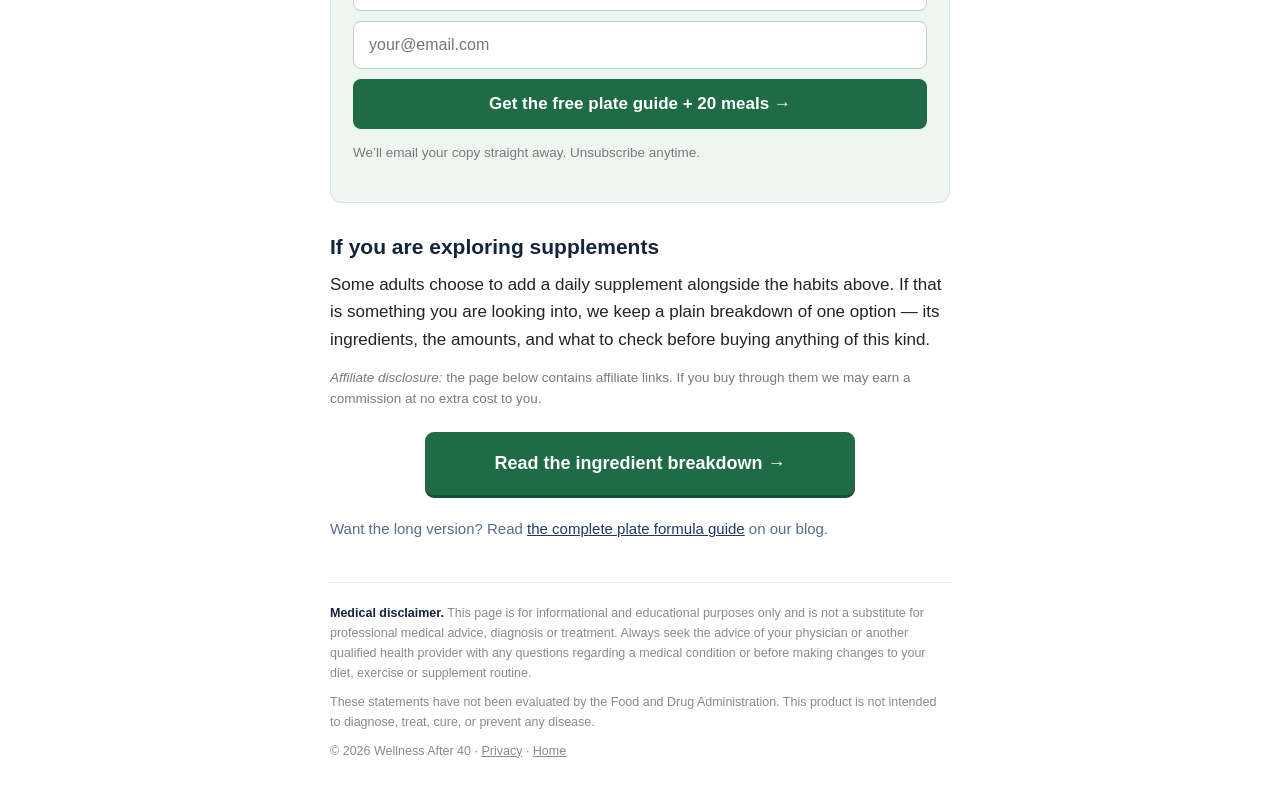
<file: plate-method-mistakes/index.html>
<!DOCTYPE html>
<html lang="en">
<head>
<meta charset="utf-8">
<meta name="viewport" content="width=device-width, initial-scale=1">
<title>5 Plate Method Mistakes That Undo an Otherwise Healthy Meal</title>
<meta name="description" content="The plate method works — until these five mistakes creep in. The first three, plus how to correct each one, below.">
<link rel="canonical" href="https://optimagain.net/plate-method-mistakes/">
<meta property="og:title" content="5 Plate Method Mistakes That Undo an Otherwise Healthy Meal">
<meta property="og:description" content="The plate method works — until these five mistakes creep in. The first three, plus how to correct each one, below.">
<meta property="og:type" content="article">
<meta property="og:url" content="https://optimagain.net/plate-method-mistakes/">
<meta property="og:site_name" content="Wellness After 40">
<link rel="stylesheet" href="/assets/style.css">
</head>
<body data-page="plate-method-mistakes">

<header>
  <div class="wrap"><a class="brand" href="/">Wellness After 40</a></div>
</header>

<div class="wrap">
  <h1>5 Plate Method Mistakes That Undo an Otherwise Healthy Meal</h1>
  <p class="lede">You can follow the plate method and still feel the afternoon slump. Usually it is one of five things. Here are the first three.</p>
  <ol class="items">
    <li><b>Counting potatoes as a vegetable</b>Potatoes, corn and peas sit in the carbohydrate quarter, not the vegetable half. This single swap is the most common reason a &ldquo;balanced&rdquo; plate is not balanced.</li>
    <li><b>Eyeballing the carb portion</b>A quarter of the plate means roughly half a cup cooked — noticeably less than most of us serve. Rice and pasta spread out and look modest while sitting well over portion.</li>
    <li><b>Stripping out the fat</b>Fat-free dressing, skinless chicken, dry vegetables. Without fat, food empties from the stomach faster and hunger returns within the hour. A drizzle of olive oil does real work here.</li>
  </ol>
  <div class="locked"><p><strong>Mistakes 4 and 5 — including the one almost everyone makes at breakfast — plus 20 ready-built meals and a hand-portion guide that works in restaurants, are in the free guide.</strong></p></div>
  <div class="cta">
    <a class="btn" href="#get">Get the free plate guide + 20 meals &rarr;</a>
    <span class="sub">Free &middot; No cost &middot; Unsubscribe anytime</span>
  </div>
  <h2>The formula itself is simple</h2>
  <p>Half the plate non-starchy vegetables. A quarter protein. A quarter slow carbohydrate. Add a fat. That is the whole system, and it works because it needs no counting, no tracking and no app.</p>
  <p>The trouble is that each of the five mistakes below looks harmless on its own. Together they turn a plate that should hold you until dinner into one that has you hunting for something sweet by three o'clock.</p>
  <h2>Why this matters more after 40</h2>
  <p>The same plate you ate comfortably at thirty behaves differently at fifty. Glucose handling becomes less forgiving with age, so the margin for error narrows.</p>
  <p>That is not a reason for anxiety — it is a reason for precision. Small corrections that would not have mattered before now produce a noticeable difference in how steady your afternoon feels.</p>
  <div id="get"></div>

  <div class="optin">
    <h2>Get the free printable</h2>
    <p>Tell us where to send the <strong>Plate Formula Guide + 20 Meals</strong> and it will be in your inbox
    in the next minute or two. It&rsquo;s free, and there&rsquo;s nothing to buy.</p>
    <form data-optin data-magnet="plate-formula">
      <input type="text" name="name" placeholder="First name" autocomplete="given-name">
      <input type="email" name="email" placeholder="your@email.com" required autocomplete="email">
      <button type="submit">Get the free plate guide + 20 meals &rarr;</button>
    </form>
    <p class="note">We&rsquo;ll email your copy straight away. Unsubscribe anytime.</p>
  </div>

  <h2>If you are exploring supplements</h2>
  <p>Some adults choose to add a daily supplement alongside the habits above. If that is
  something you are looking into, we keep a plain breakdown of one option — its ingredients,
  the amounts, and what to check before buying anything of this kind.</p>
  <p class="note"><em>Affiliate disclosure:</em> the page below contains affiliate links. If you
  buy through them we may earn a commission at no extra cost to you.</p>
  <div class="cta">
    <a class="btn alt" href="/Wellness/" data-offer="bridge_secondary">Read the ingredient breakdown &rarr;</a>
  </div>
  <p class="soft-link">Want the long version? Read
  <a href="https://wellnessafter40tips.blogspot.com/2026/03/the-blood-sugar-plate-formula-that.html">the complete plate formula guide</a> on our blog.</p>

  <footer>
    <p><strong>Medical disclaimer.</strong> This page is for informational and educational
    purposes only and is not a substitute for professional medical advice, diagnosis or
    treatment. Always seek the advice of your physician or another qualified health provider
    with any questions regarding a medical condition or before making changes to your diet,
    exercise or supplement routine.</p>
    <p>These statements have not been evaluated by the Food and Drug Administration.
    This product is not intended to diagnose, treat, cure, or prevent any disease.</p>

    <p>&copy; <span data-year></span> Wellness After 40 &middot;
      <a href="/privacy/">Privacy</a> &middot;
      <a href="/">Home</a></p>
  </footer>

</div>
<script src="/assets/site.js"></script>
</body>
</html>
</file>
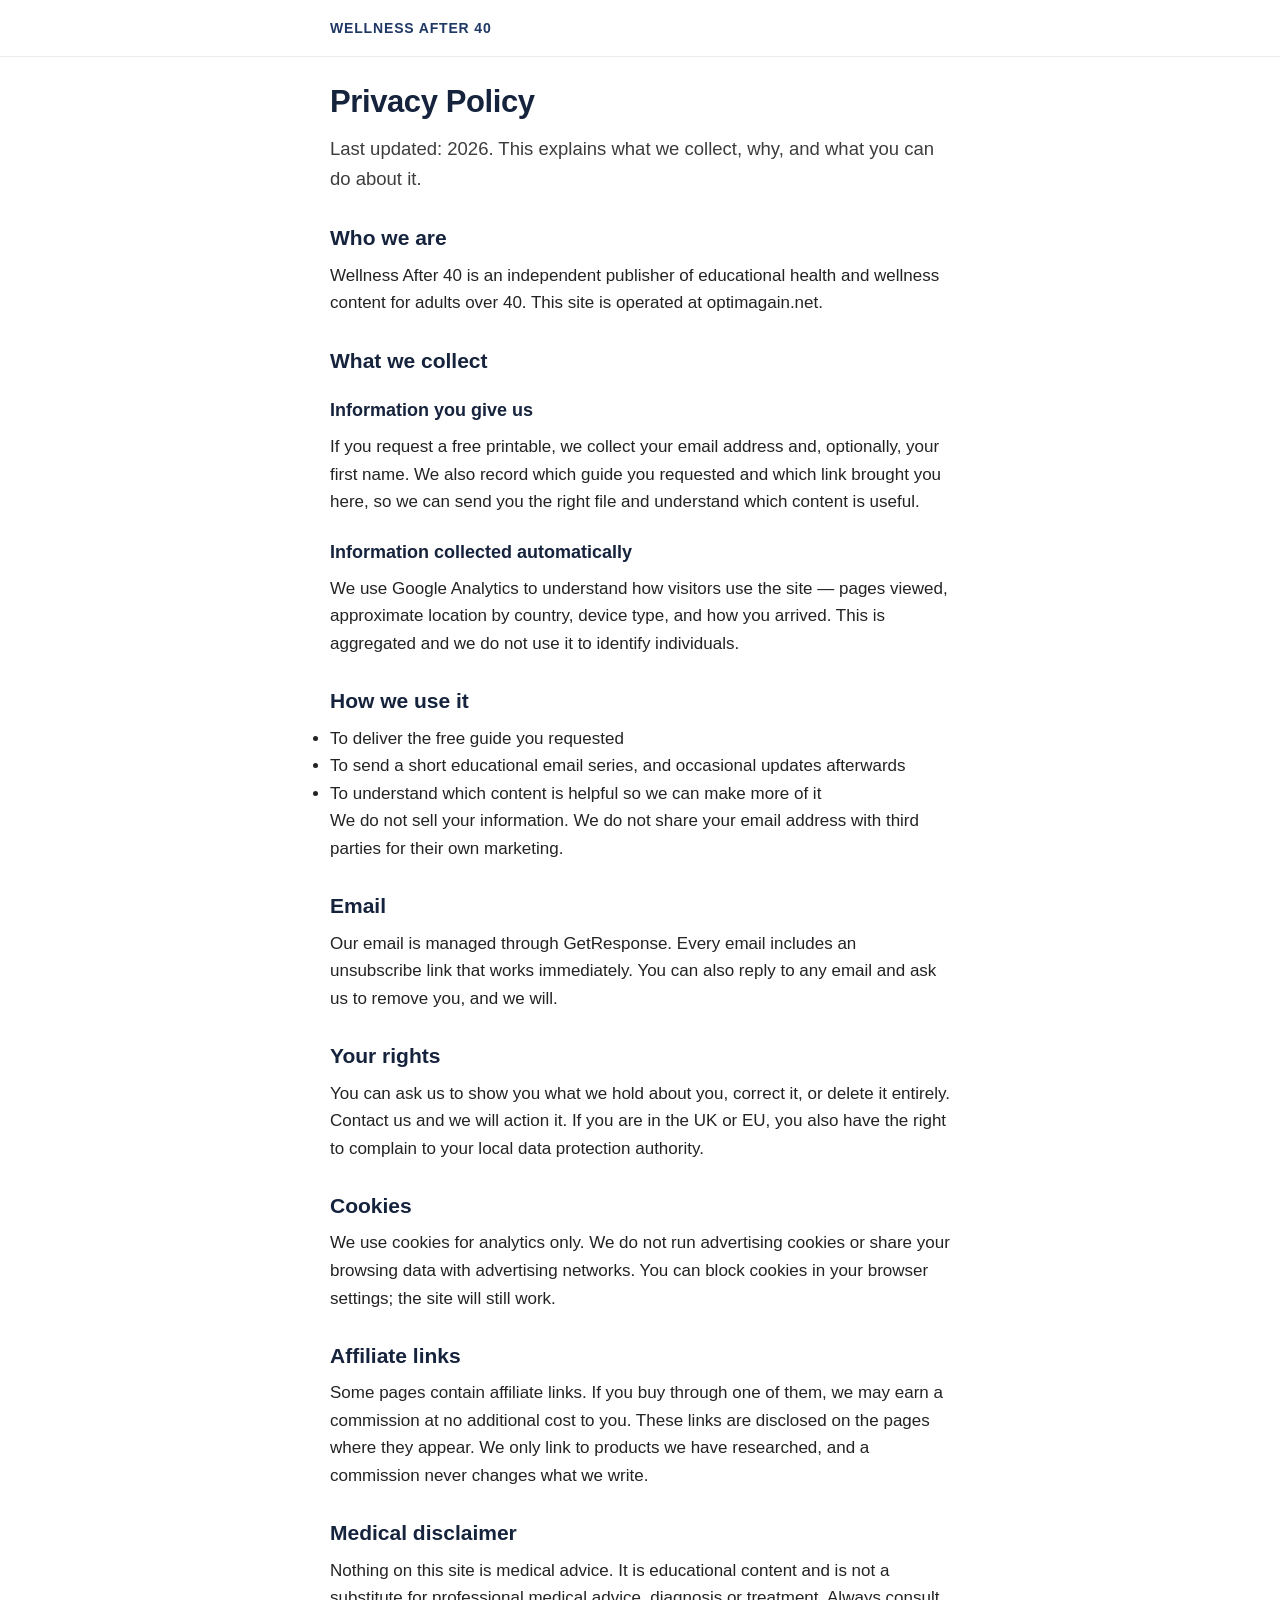
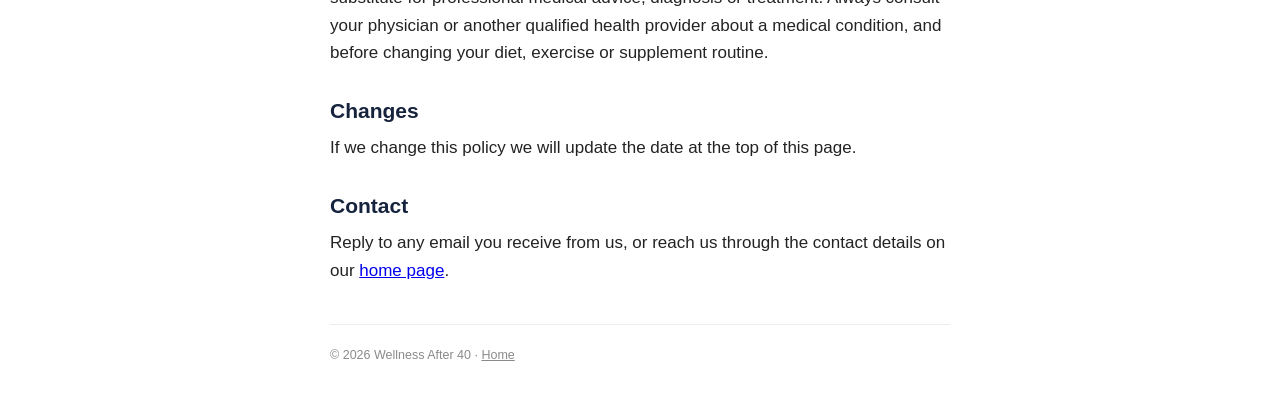
<file: privacy/index.html>
<!DOCTYPE html>
<html lang="en">
<head>
<meta charset="utf-8">
<meta name="viewport" content="width=device-width, initial-scale=1">
<title>Privacy Policy — Wellness After 40</title>
<meta name="description" content="How Wellness After 40 collects, uses and protects your information.">
<link rel="canonical" href="https://optimagain.net/privacy/">
<link rel="stylesheet" href="/assets/style.css">
</head>
<body data-page="privacy">

<header>
  <div class="wrap"><a class="brand" href="/">Wellness After 40</a></div>
</header>

<div class="wrap">
  <h1>Privacy Policy</h1>
  <p class="lede">Last updated: <span data-year></span>. This explains what we collect, why, and what you can do about it.</p>

  <h2>Who we are</h2>
  <p>Wellness After 40 is an independent publisher of educational health and wellness content
  for adults over 40. This site is operated at optimagain.net.</p>

  <h2>What we collect</h2>
  <h3>Information you give us</h3>
  <p>If you request a free printable, we collect your email address and, optionally, your first
  name. We also record which guide you requested and which link brought you here, so we can send
  you the right file and understand which content is useful.</p>

  <h3>Information collected automatically</h3>
  <p>We use Google Analytics to understand how visitors use the site — pages viewed, approximate
  location by country, device type, and how you arrived. This is aggregated and we do not use it
  to identify individuals.</p>

  <h2>How we use it</h2>
  <ul>
    <li>To deliver the free guide you requested</li>
    <li>To send a short educational email series, and occasional updates afterwards</li>
    <li>To understand which content is helpful so we can make more of it</li>
  </ul>
  <p>We do not sell your information. We do not share your email address with third parties for
  their own marketing.</p>

  <h2>Email</h2>
  <p>Our email is managed through GetResponse. Every email includes an unsubscribe link that works
  immediately. You can also reply to any email and ask us to remove you, and we will.</p>

  <h2>Your rights</h2>
  <p>You can ask us to show you what we hold about you, correct it, or delete it entirely. Contact
  us and we will action it. If you are in the UK or EU, you also have the right to complain to your
  local data protection authority.</p>

  <h2>Cookies</h2>
  <p>We use cookies for analytics only. We do not run advertising cookies or share your browsing
  data with advertising networks. You can block cookies in your browser settings; the site will
  still work.</p>

  <h2>Affiliate links</h2>
  <p>Some pages contain affiliate links. If you buy through one of them, we may earn a commission
  at no additional cost to you. These links are disclosed on the pages where they appear. We only
  link to products we have researched, and a commission never changes what we write.</p>

  <h2>Medical disclaimer</h2>
  <p>Nothing on this site is medical advice. It is educational content and is not a substitute for
  professional medical advice, diagnosis or treatment. Always consult your physician or another
  qualified health provider about a medical condition, and before changing your diet, exercise or
  supplement routine.</p>

  <h2>Changes</h2>
  <p>If we change this policy we will update the date at the top of this page.</p>

  <h2>Contact</h2>
  <p>Reply to any email you receive from us, or reach us through the contact details on our
  <a href="/">home page</a>.</p>

  <footer>
    <p>&copy; <span data-year></span> Wellness After 40 &middot; <a href="/">Home</a></p>
  </footer>
</div>
<script src="/assets/site.js"></script>
</body>
</html>
</file>
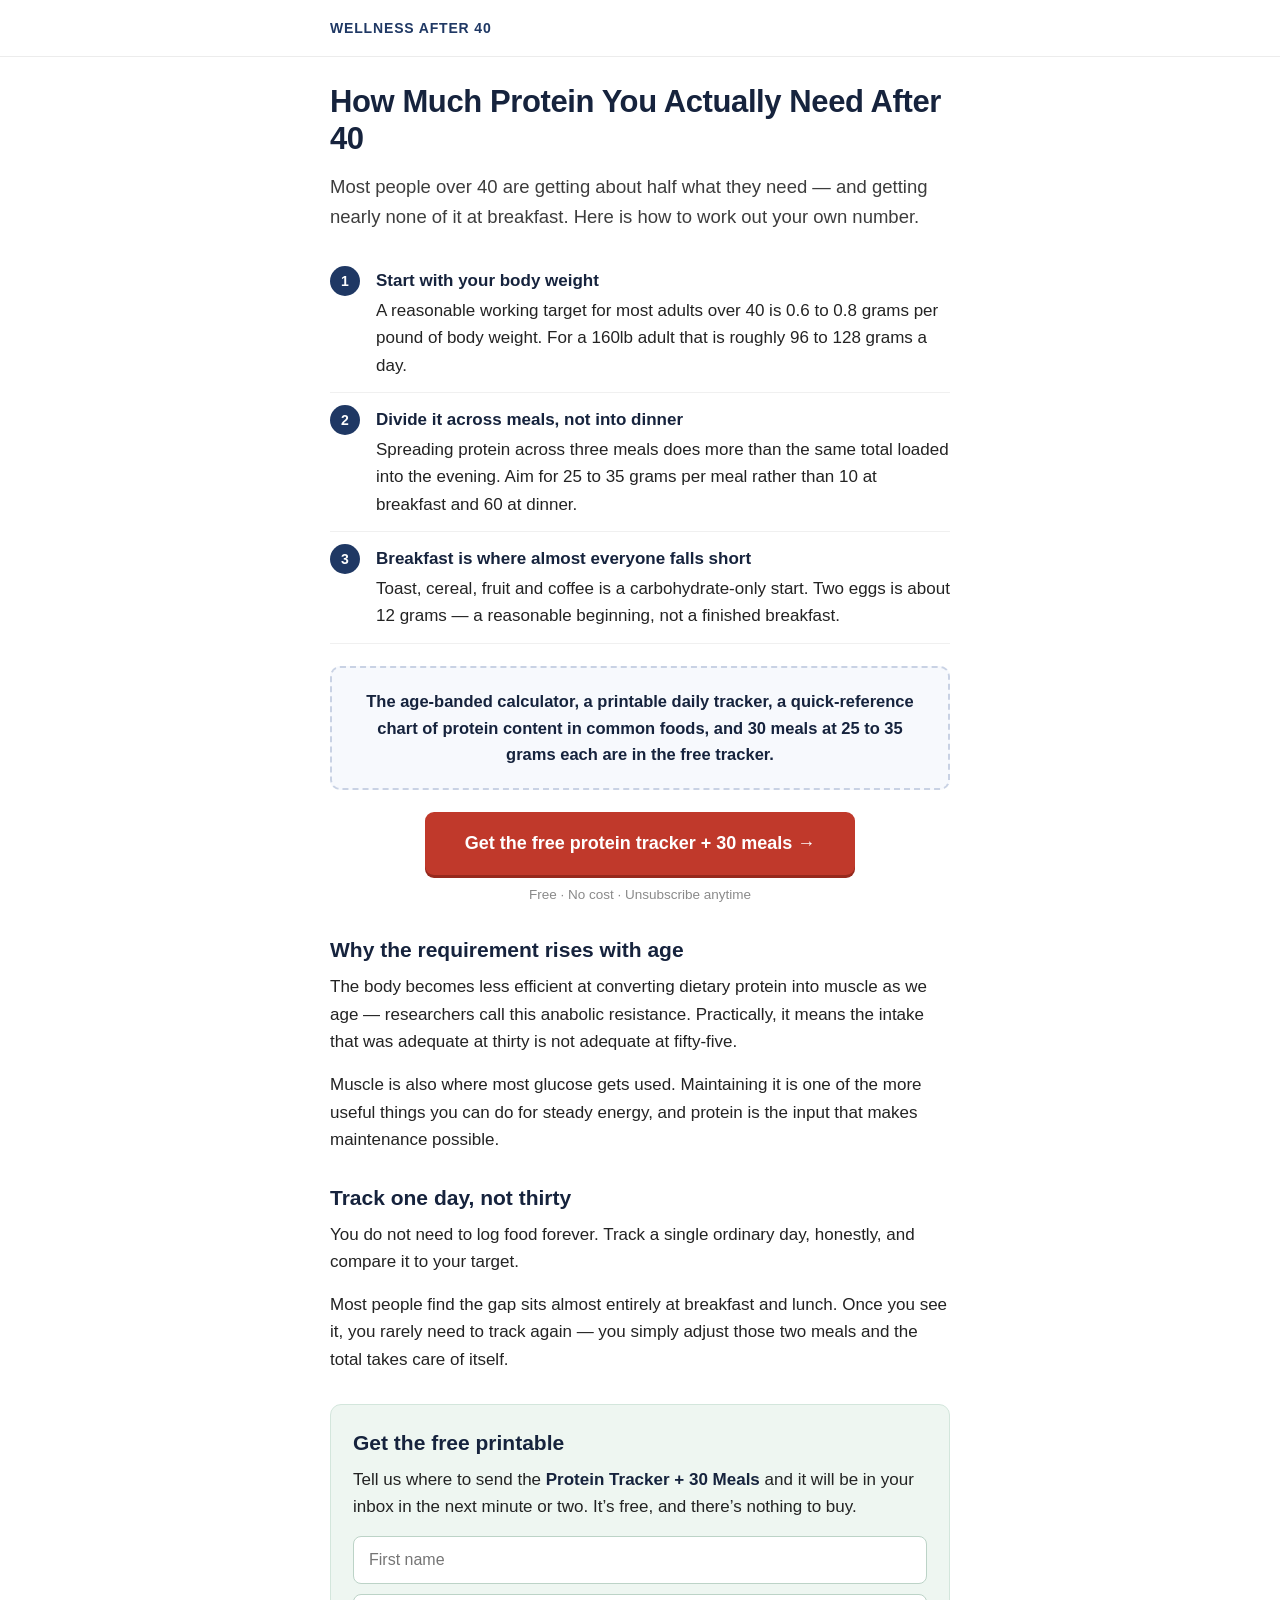
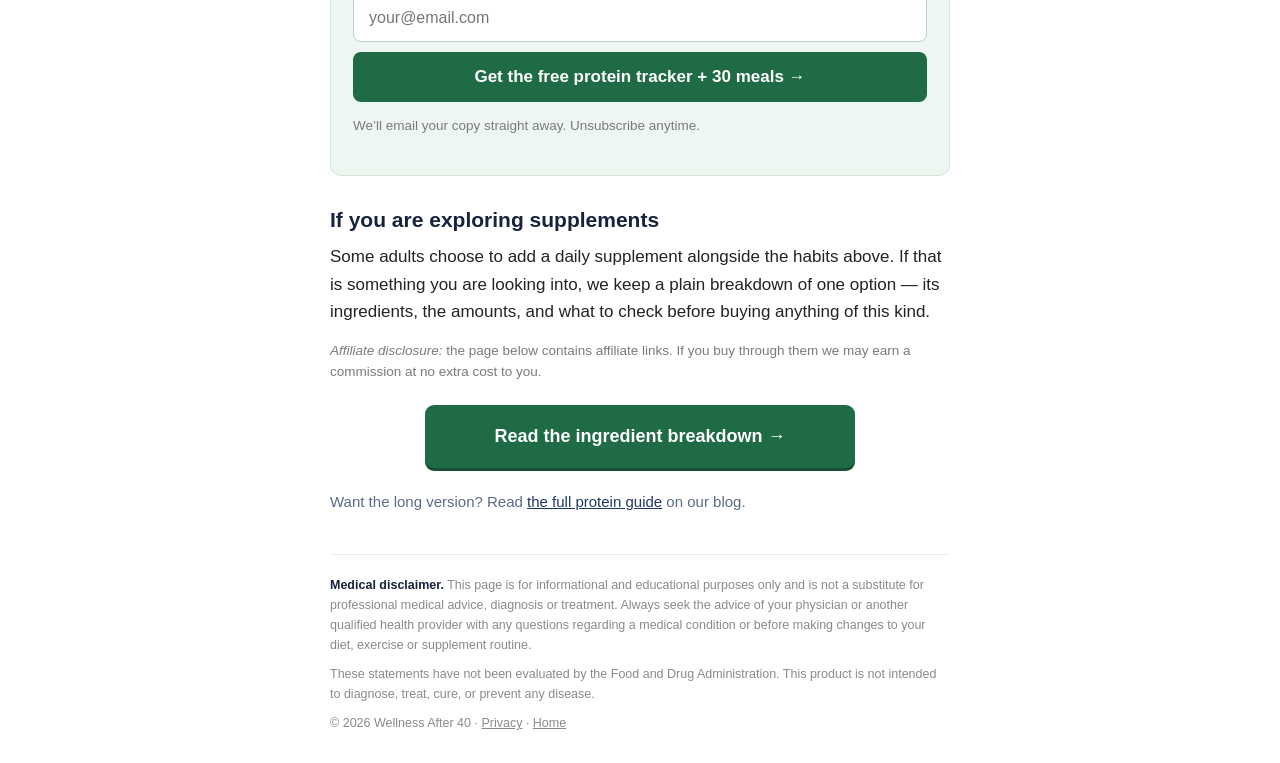
<file: protein-after-40/index.html>
<!DOCTYPE html>
<html lang="en">
<head>
<meta charset="utf-8">
<meta name="viewport" content="width=device-width, initial-scale=1">
<title>How Much Protein You Actually Need After 40</title>
<meta name="description" content="Most adults over 40 get roughly half the protein they need, and almost none of it at breakfast. Here is how to work out your number.">
<link rel="canonical" href="https://optimagain.net/protein-after-40/">
<meta property="og:title" content="How Much Protein You Actually Need After 40">
<meta property="og:description" content="Most adults over 40 get roughly half the protein they need, and almost none of it at breakfast. Here is how to work out your number.">
<meta property="og:type" content="article">
<meta property="og:url" content="https://optimagain.net/protein-after-40/">
<meta property="og:site_name" content="Wellness After 40">
<link rel="stylesheet" href="/assets/style.css">
</head>
<body data-page="protein-after-40">

<header>
  <div class="wrap"><a class="brand" href="/">Wellness After 40</a></div>
</header>

<div class="wrap">
  <h1>How Much Protein You Actually Need After 40</h1>
  <p class="lede">Most people over 40 are getting about half what they need — and getting nearly none of it at breakfast. Here is how to work out your own number.</p>
  <ol class="items">
    <li><b>Start with your body weight</b>A reasonable working target for most adults over 40 is 0.6 to 0.8 grams per pound of body weight. For a 160lb adult that is roughly 96 to 128 grams a day.</li>
    <li><b>Divide it across meals, not into dinner</b>Spreading protein across three meals does more than the same total loaded into the evening. Aim for 25 to 35 grams per meal rather than 10 at breakfast and 60 at dinner.</li>
    <li><b>Breakfast is where almost everyone falls short</b>Toast, cereal, fruit and coffee is a carbohydrate-only start. Two eggs is about 12 grams — a reasonable beginning, not a finished breakfast.</li>
  </ol>
  <div class="locked"><p><strong>The age-banded calculator, a printable daily tracker, a quick-reference chart of protein content in common foods, and 30 meals at 25 to 35 grams each are in the free tracker.</strong></p></div>
  <div class="cta">
    <a class="btn" href="#get">Get the free protein tracker + 30 meals &rarr;</a>
    <span class="sub">Free &middot; No cost &middot; Unsubscribe anytime</span>
  </div>
  <h2>Why the requirement rises with age</h2>
  <p>The body becomes less efficient at converting dietary protein into muscle as we age — researchers call this anabolic resistance. Practically, it means the intake that was adequate at thirty is not adequate at fifty-five.</p>
  <p>Muscle is also where most glucose gets used. Maintaining it is one of the more useful things you can do for steady energy, and protein is the input that makes maintenance possible.</p>
  <h2>Track one day, not thirty</h2>
  <p>You do not need to log food forever. Track a single ordinary day, honestly, and compare it to your target.</p>
  <p>Most people find the gap sits almost entirely at breakfast and lunch. Once you see it, you rarely need to track again — you simply adjust those two meals and the total takes care of itself.</p>
  <div id="get"></div>

  <div class="optin">
    <h2>Get the free printable</h2>
    <p>Tell us where to send the <strong>Protein Tracker + 30 Meals</strong> and it will be in your inbox
    in the next minute or two. It&rsquo;s free, and there&rsquo;s nothing to buy.</p>
    <form data-optin data-magnet="protein">
      <input type="text" name="name" placeholder="First name" autocomplete="given-name">
      <input type="email" name="email" placeholder="your@email.com" required autocomplete="email">
      <button type="submit">Get the free protein tracker + 30 meals &rarr;</button>
    </form>
    <p class="note">We&rsquo;ll email your copy straight away. Unsubscribe anytime.</p>
  </div>

  <h2>If you are exploring supplements</h2>
  <p>Some adults choose to add a daily supplement alongside the habits above. If that is
  something you are looking into, we keep a plain breakdown of one option — its ingredients,
  the amounts, and what to check before buying anything of this kind.</p>
  <p class="note"><em>Affiliate disclosure:</em> the page below contains affiliate links. If you
  buy through them we may earn a commission at no extra cost to you.</p>
  <div class="cta">
    <a class="btn alt" href="/Wellness/" data-offer="bridge_secondary">Read the ingredient breakdown &rarr;</a>
  </div>
  <p class="soft-link">Want the long version? Read
  <a href="https://wellnessafter40tips.blogspot.com/2026/03/how-much-protein-do-you-really-need-for.html">the full protein guide</a> on our blog.</p>

  <footer>
    <p><strong>Medical disclaimer.</strong> This page is for informational and educational
    purposes only and is not a substitute for professional medical advice, diagnosis or
    treatment. Always seek the advice of your physician or another qualified health provider
    with any questions regarding a medical condition or before making changes to your diet,
    exercise or supplement routine.</p>
    <p>These statements have not been evaluated by the Food and Drug Administration.
    This product is not intended to diagnose, treat, cure, or prevent any disease.</p>

    <p>&copy; <span data-year></span> Wellness After 40 &middot;
      <a href="/privacy/">Privacy</a> &middot;
      <a href="/">Home</a></p>
  </footer>

</div>
<script src="/assets/site.js"></script>
</body>
</html>
</file>
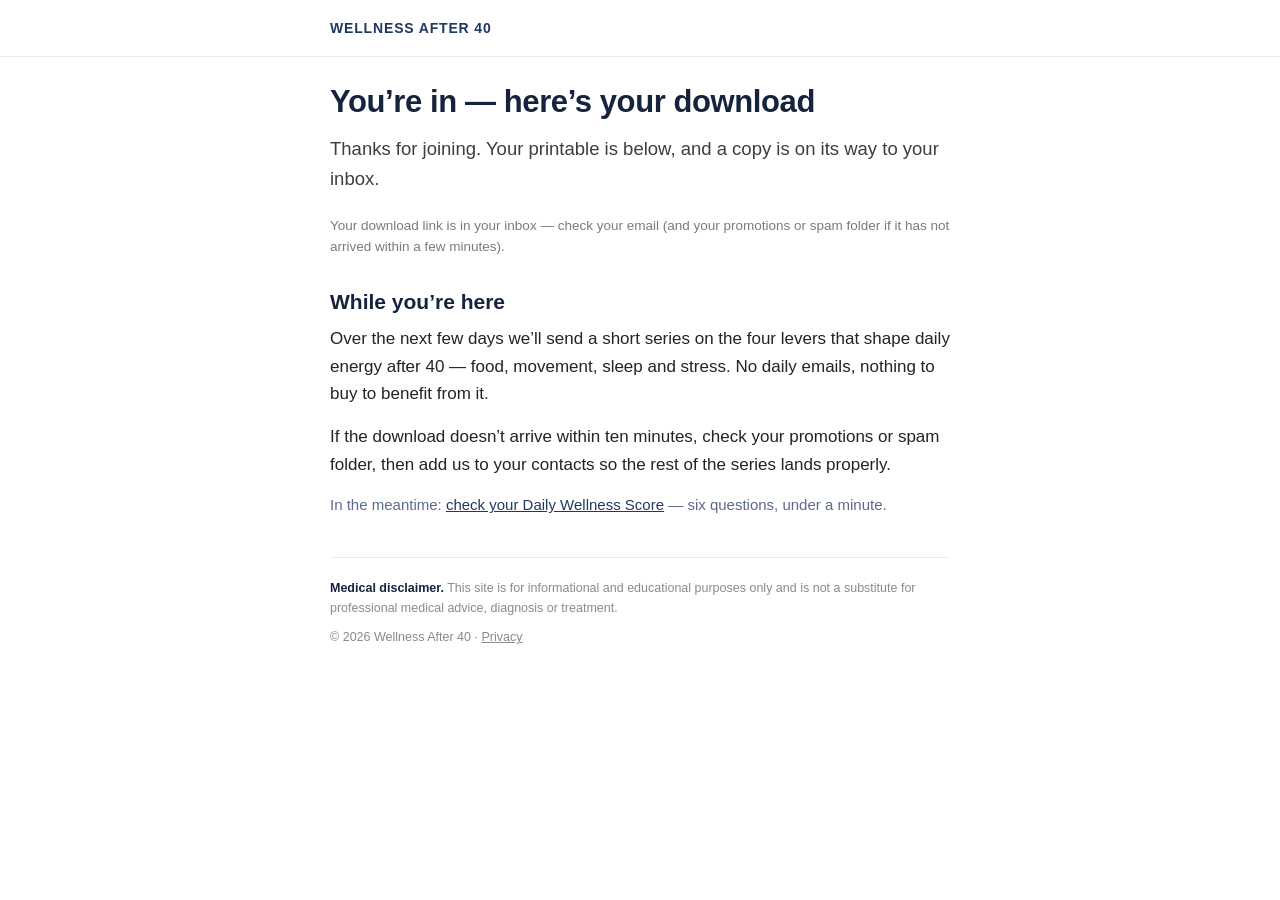
<file: thank-you/index.html>
<!DOCTYPE html>
<html lang="en">
<head>
<meta charset="utf-8">
<meta name="viewport" content="width=device-width, initial-scale=1">
<title>Your download is ready &mdash; Wellness After 40</title>
<meta name="robots" content="noindex">
<link rel="stylesheet" href="/assets/style.css">
</head>
<body data-page="thank-you">
<header>
  <div class="wrap"><a class="brand" href="/">Wellness After 40</a></div>
</header>
<div class="wrap">
  <h1>You&rsquo;re in &mdash; here&rsquo;s your download</h1>
  <p class="lede">Thanks for joining. Your printable is below, and a copy is on its way to your inbox.</p>

  <div id="download-slot"></div>

  <h2>While you&rsquo;re here</h2>
  <p>Over the next few days we&rsquo;ll send a short series on the four levers that shape daily
  energy after 40 &mdash; food, movement, sleep and stress. No daily emails, nothing to buy to
  benefit from it.</p>
  <p>If the download doesn&rsquo;t arrive within ten minutes, check your promotions or spam
  folder, then add us to your contacts so the rest of the series lands properly.</p>

  <p class="soft-link">In the meantime: <a href="/wellness-score/">check your Daily Wellness Score</a>
  &mdash; six questions, under a minute.</p>

  <footer>
    <p><strong>Medical disclaimer.</strong> This site is for informational and educational purposes
    only and is not a substitute for professional medical advice, diagnosis or treatment.</p>
    <p>&copy; <span data-year></span> Wellness After 40 &middot; <a href="/privacy/">Privacy</a></p>
  </footer>
</div>
<script src="/assets/site.js"></script>
</body>
</html>
</file>
<file: assets/style.css>
/* ============================================================
   Wellness After 40 — shared stylesheet
   Edit here once and every page updates.
   ============================================================ */

:root{
  --ink:#232323;
  --head:#16233d;
  --navy:#1f3864;
  --red:#c0392b;
  --red-dark:#96291d;
  --green:#1e6b45;
  --green-dark:#165133;
  --muted:#7a7a7a;
  --line:#ececec;
  --wrap:660px;
}

*{box-sizing:border-box;margin:0;padding:0}

body{
  font:17px/1.62 -apple-system,BlinkMacSystemFont,"Segoe UI",Roboto,Helvetica,Arial,sans-serif;
  color:var(--ink);background:#fff;-webkit-font-smoothing:antialiased;
}

.wrap{max-width:var(--wrap);margin:0 auto;padding:0 20px}

/* ---------- header ---------- */
header{border-bottom:1px solid var(--line);padding:14px 0;margin-bottom:26px}
.brand{
  font-size:14px;font-weight:700;letter-spacing:.06em;text-transform:uppercase;
  color:var(--navy);text-decoration:none
}

/* ---------- type ---------- */
h1{font-size:31px;line-height:1.22;font-weight:800;color:var(--head);margin-bottom:14px;letter-spacing:-.4px}
h2{font-size:21px;line-height:1.3;font-weight:700;color:var(--head);margin:30px 0 10px}
h3{font-size:18px;font-weight:700;color:var(--head);margin:22px 0 8px}
p{margin-bottom:15px}
strong{color:var(--head)}
.lede{font-size:18.5px;color:#3d3d3d;margin-bottom:22px}
.eyebrow{font-size:13px;font-weight:700;letter-spacing:.08em;text-transform:uppercase;color:var(--muted);margin-bottom:10px}

/* ---------- numbered list (the "give 3" block) ---------- */
.items{list-style:none;margin:20px 0;counter-reset:n}
.items li{position:relative;padding:13px 0 13px 46px;border-bottom:1px solid #f0f0f0}
.items li:before{
  content:counter(n);counter-increment:n;position:absolute;left:0;top:12px;
  width:30px;height:30px;border-radius:50%;background:var(--navy);color:#fff;
  font-size:14px;font-weight:700;display:flex;align-items:center;justify-content:center
}
.items li b{display:block;color:var(--head);margin-bottom:2px}

/* ---------- the withheld payoff ---------- */
.locked{
  margin:22px 0;padding:20px 22px;border:2px dashed #c9d2e4;border-radius:10px;
  background:#f7f9fd;text-align:center
}
.locked p{margin:0;color:#44506b;font-size:16.5px}

/* ---------- buttons ---------- */
.cta{display:block;text-align:center;margin:22px 0}
.btn{
  display:inline-block;width:100%;max-width:430px;
  background:var(--red);color:#fff !important;text-decoration:none;
  font-size:18px;font-weight:700;padding:17px 26px;border-radius:9px;
  box-shadow:0 3px 0 var(--red-dark);transition:transform .06s,box-shadow .06s;border:0;cursor:pointer
}
.btn:active{transform:translateY(2px);box-shadow:0 1px 0 var(--red-dark)}
.btn.alt{background:var(--green);box-shadow:0 3px 0 var(--green-dark)}
.btn.alt:active{box-shadow:0 1px 0 var(--green-dark)}
.sub{display:block;font-size:13.5px;color:#8a8a8a;margin-top:9px}

/* ---------- opt-in ---------- */
.optin{margin:30px 0;padding:24px 22px;border-radius:11px;background:#eef6f1;border:1px solid #d3e6dc}
.optin h2{margin-top:0}
.optin input[type=email],.optin input[type=text]{
  width:100%;padding:14px 15px;font-size:16px;border:1px solid #bcd3c7;
  border-radius:8px;margin-bottom:10px;background:#fff;font-family:inherit
}
.optin button{width:100%;padding:15px;font-size:17px;font-weight:700;color:#fff;
  background:var(--green);border:0;border-radius:8px;cursor:pointer;font-family:inherit}
.optin .msg{margin-top:10px;font-size:15px;font-weight:600;display:none}
.optin .msg.show{display:block}
.optin .msg.ok{color:var(--green)}
.optin .msg.err{color:var(--red)}

/* ---------- misc ---------- */
.note{font-size:13.5px;line-height:1.55;color:var(--muted);margin:14px 0}
.soft-link{font-size:15px;color:#5a6b8a}
.soft-link a{color:var(--navy)}

footer{margin:40px 0 30px;padding-top:20px;border-top:1px solid var(--line);
  font-size:12.5px;line-height:1.6;color:#8a8a8a}
footer a{color:#8a8a8a}
footer p{margin-bottom:9px}

/* ---------- homepage grid ---------- */
.grid{display:grid;grid-template-columns:1fr 1fr;gap:14px;margin:24px 0}
.card{
  display:block;padding:18px;border:1px solid #e4e8f0;border-radius:10px;
  text-decoration:none;color:var(--ink);background:#fff;transition:border-color .12s,box-shadow .12s
}
.card:hover{border-color:#b9c5da;box-shadow:0 2px 10px rgba(31,56,100,.07)}
.card b{display:block;color:var(--head);font-size:16.5px;margin-bottom:5px;line-height:1.32}
.card span{font-size:14px;color:#6b6b6b;line-height:1.45}

@media(max-width:600px){
  h1{font-size:26px}
  body{font-size:16.5px}
  .wrap{padding:0 17px}
  .grid{grid-template-columns:1fr}
}
</file>
